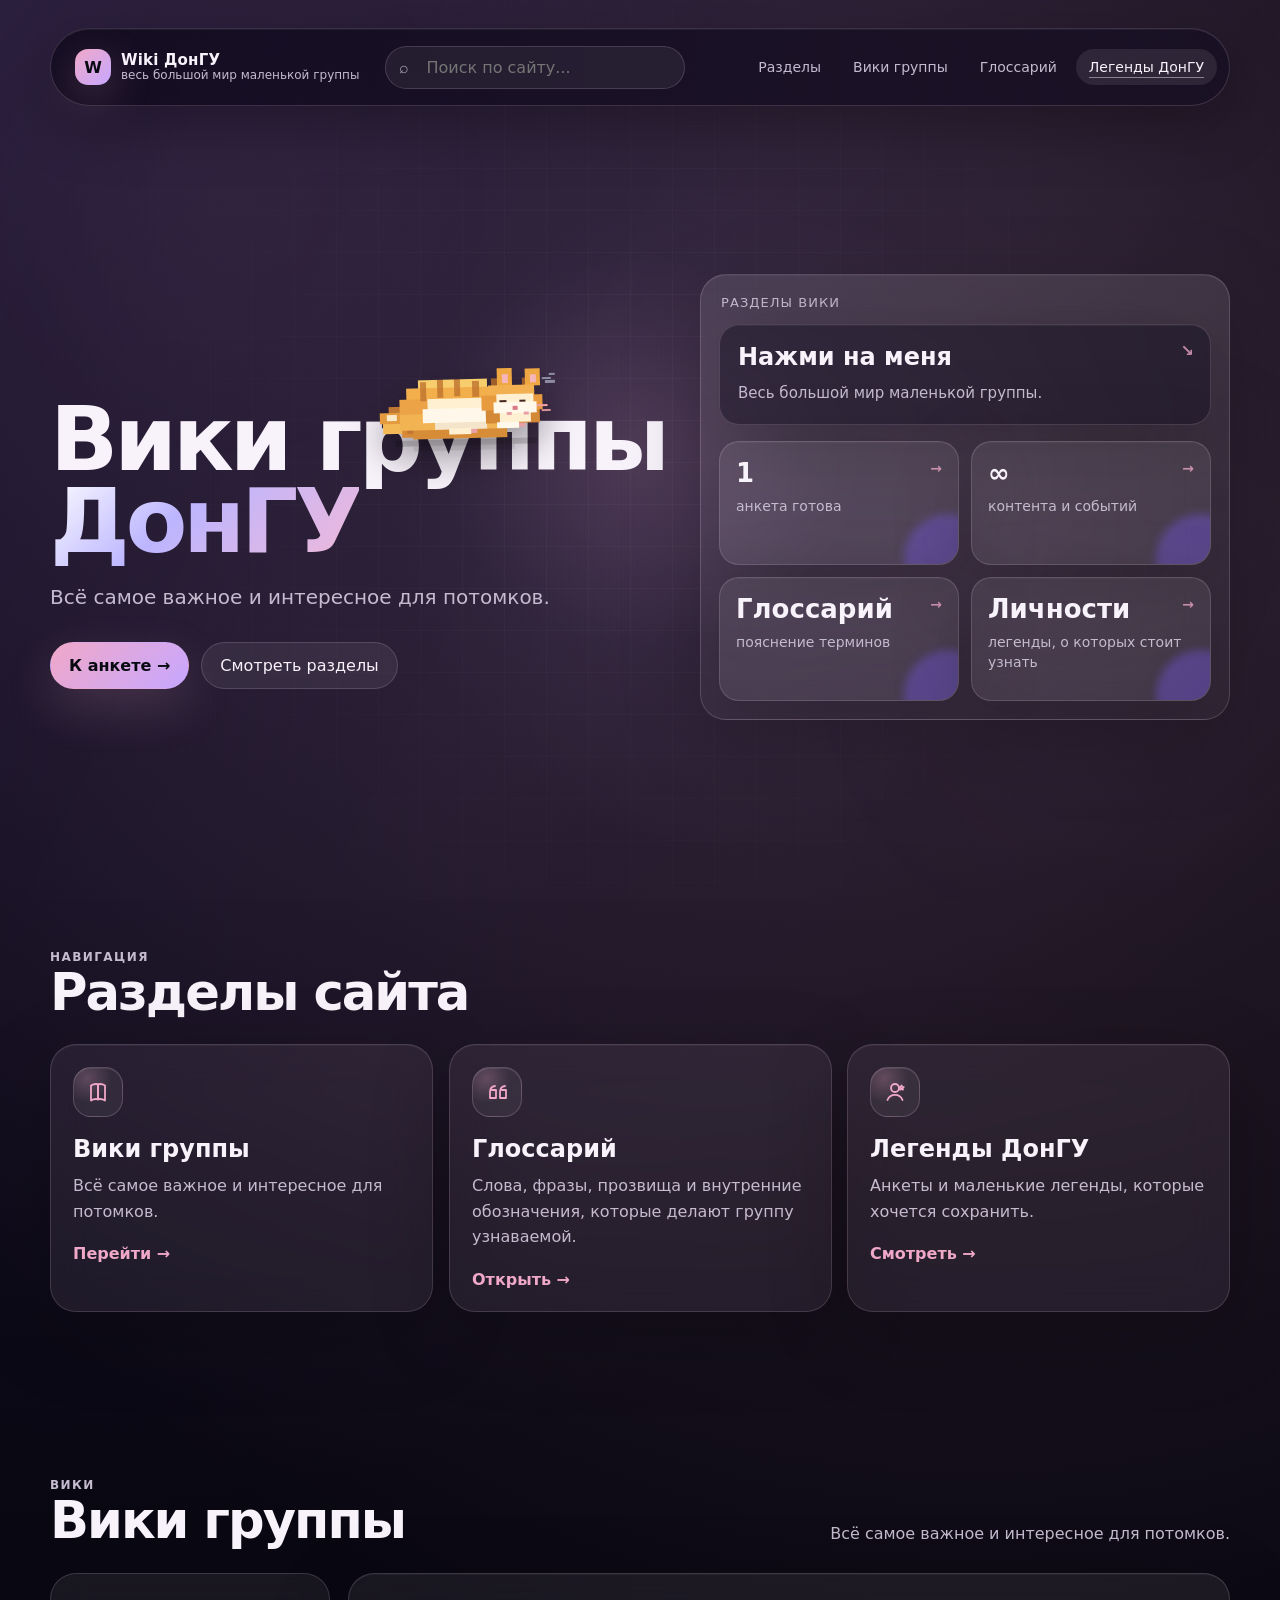
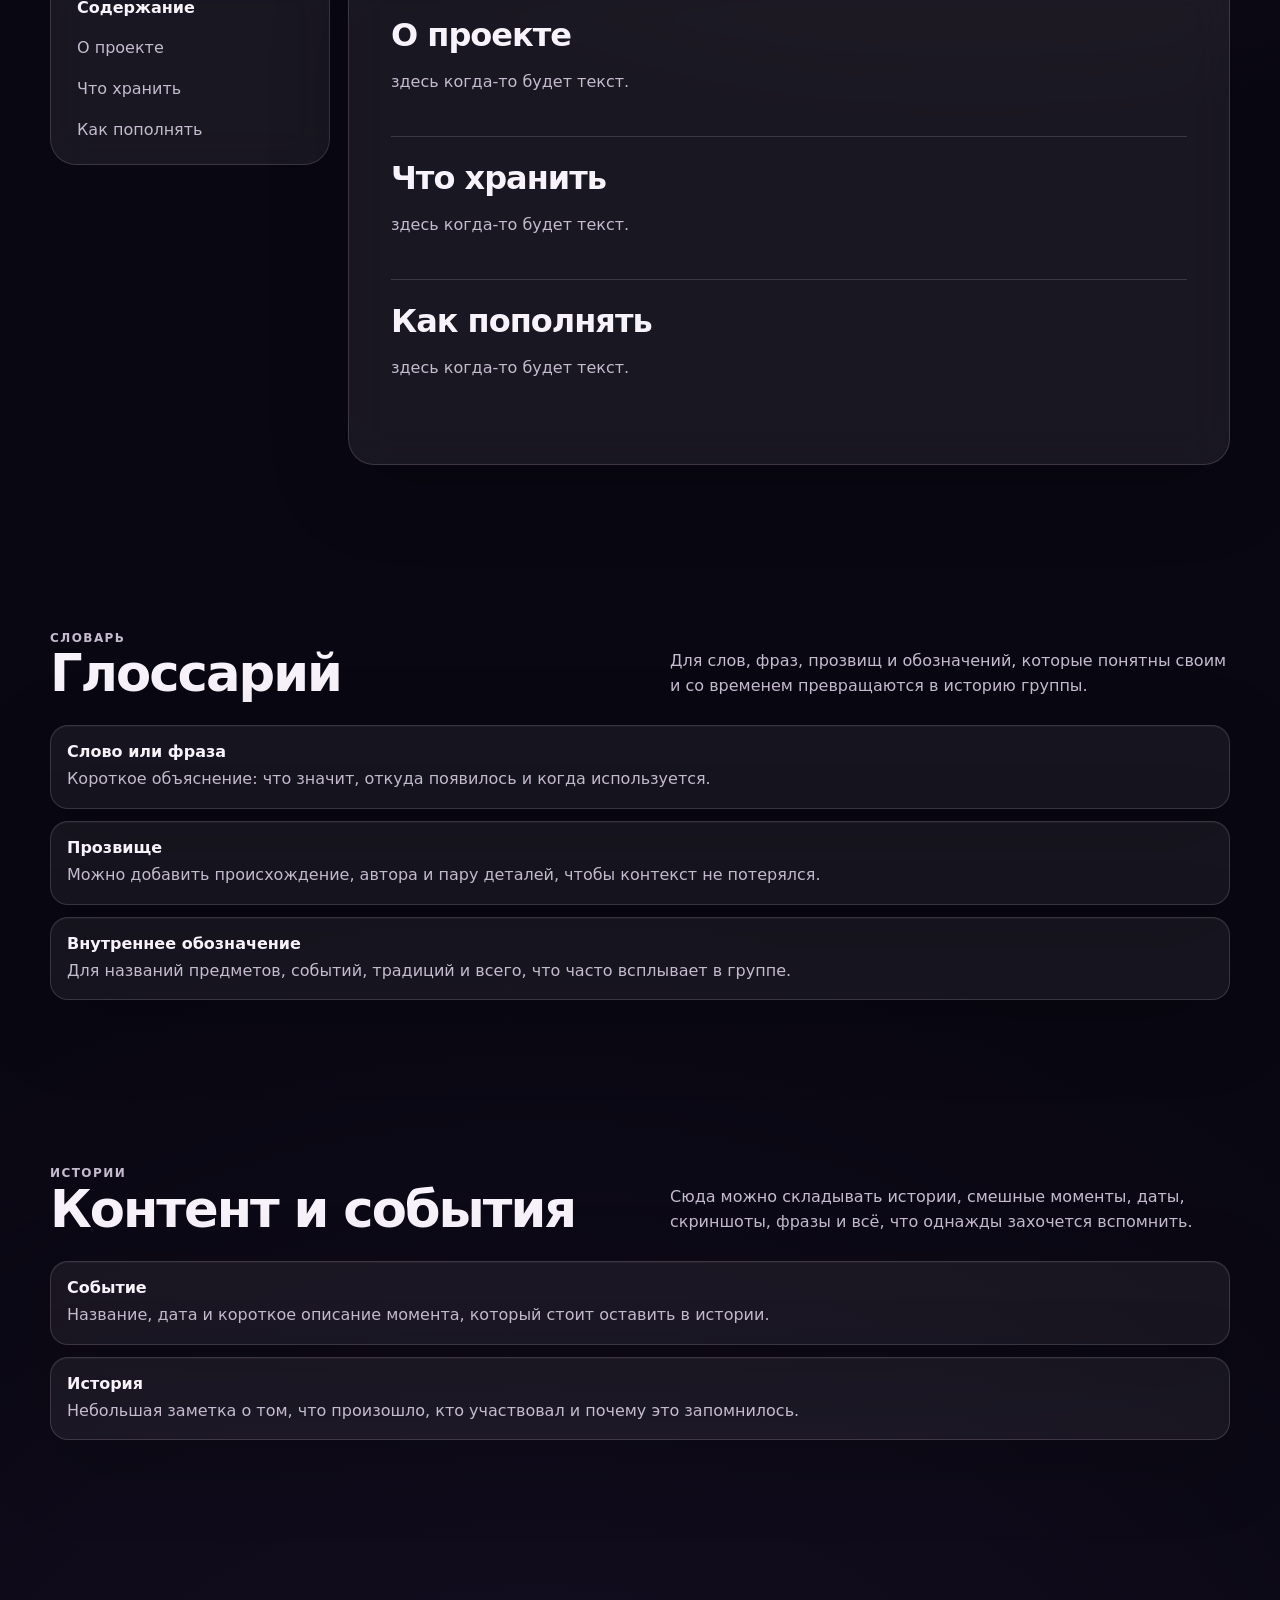
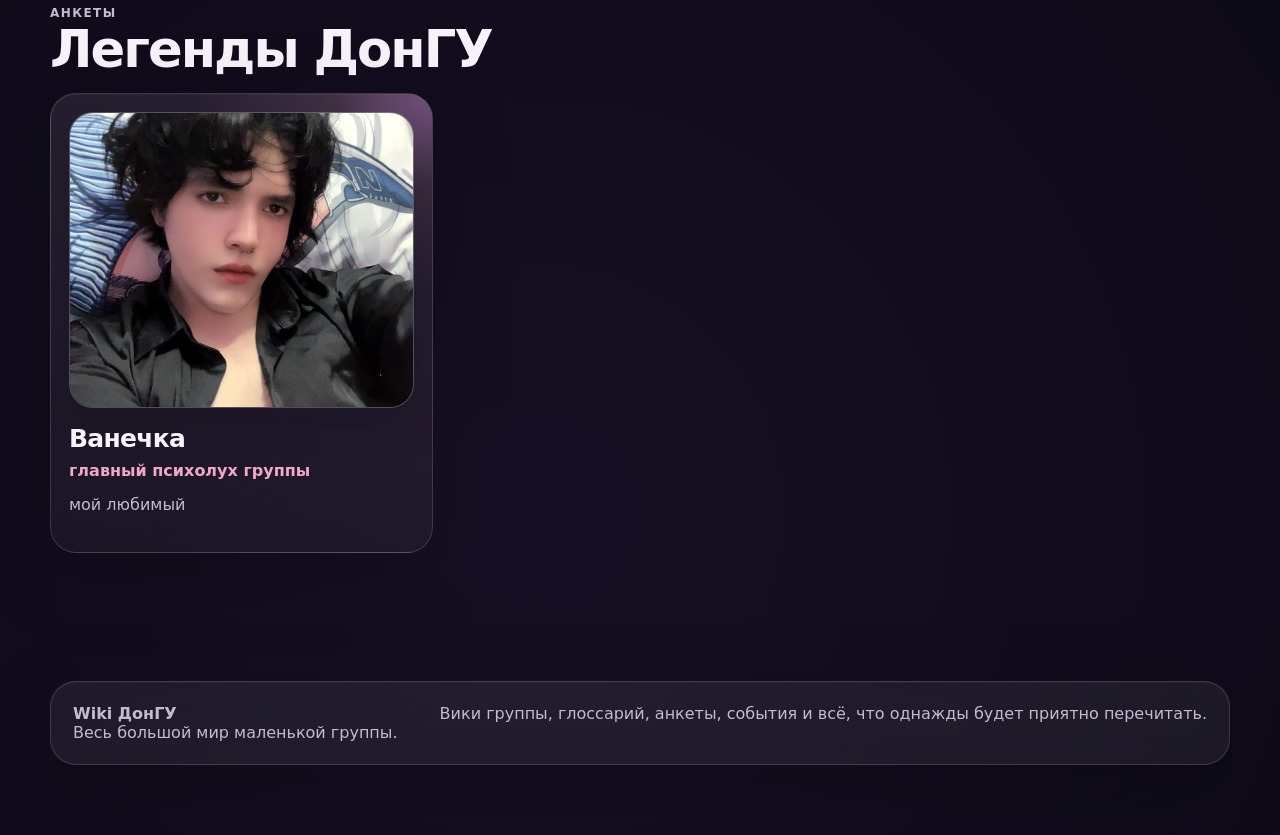
<file: index.html>
<!DOCTYPE html>
<html lang="ru">
<head>
  <meta charset="UTF-8" />
  <meta name="viewport" content="width=device-width, initial-scale=1.0" />
  <title>Вики группы</title>

  <meta name="description" content="Вики группы: заметки, глоссарий, анкеты, события и всё самое важное для потомков." />
  <meta property="og:type" content="website" />
  <meta property="og:title" content="Вики группы" />
  <meta property="og:description" content="Всё самое важное и интересное для потомков." />
  <meta property="og:url" content="https://newci.github.io/DonDon-wiki/" />
  <meta name="twitter:card" content="summary" />
  <meta name="twitter:title" content="Вики группы" />
  <meta name="twitter:description" content="Всё самое важное и интересное для потомков." />
  <link rel="icon" href="data:image/svg+xml,%3Csvg xmlns='http://www.w3.org/2000/svg' viewBox='0 0 64 64'%3E%3Crect width='64' height='64' rx='16' fill='%2315101f'/%3E%3Ctext x='32' y='40' font-size='28' text-anchor='middle' fill='%23f0a8c8' font-family='Arial,sans-serif' font-weight='700'%3EW%3C/text%3E%3C/svg%3E" />

  <style>
    :root {
      --bg: #090712;
      --bg-soft: #15101f;
      --card: rgba(255, 224, 244, 0.07);
      --card-strong: rgba(255, 224, 244, 0.115);
      --text: #f8f2fb;
      --muted: #c5bbcf;
      --line: rgba(246, 214, 240, 0.16);
      --accent: #b995ff;
      --accent-2: #f0a8c8;
      --accent-3: #c7a7ff;
      --danger: #ff7cae;
      --shadow: 0 24px 80px rgba(5, 3, 12, 0.52);
      --radius: 26px;
      --radius-sm: 16px;
      --max: 1180px;
    }

    * {
      box-sizing: border-box;
    }

    html {
      scroll-behavior: smooth;
    }

    body {
      margin: 0;
      font-family:
        Inter, ui-sans-serif, system-ui, -apple-system, BlinkMacSystemFont,
        "Segoe UI", Arial, sans-serif;
      background:
        radial-gradient(circle at top left, rgba(133, 98, 190, 0.24), transparent 36%),
        radial-gradient(circle at 76% 12%, rgba(240, 168, 200, 0.16), transparent 34%),
        radial-gradient(circle at 42% 92%, rgba(98, 64, 132, 0.16), transparent 32%),
        var(--bg);
      color: var(--text);
      overflow-x: hidden;
    }

    body::before {
      content: "";
      position: fixed;
      inset: 0;
      pointer-events: none;
      background-image:
        linear-gradient(rgba(255, 255, 255, 0.035) 1px, transparent 1px),
        linear-gradient(90deg, rgba(255, 255, 255, 0.035) 1px, transparent 1px);
      background-size: 42px 42px;
      mask-image: radial-gradient(circle at center, black, transparent 78%);
      z-index: -2;
    }

    a {
      color: inherit;
      text-decoration: none;
    }

    button,
    input {
      font: inherit;
    }

    .noise {
      position: fixed;
      inset: 0;
      z-index: -1;
      pointer-events: none;
      opacity: 0.22;
      background:
        linear-gradient(115deg, transparent, rgba(255,255,255,0.05), transparent);
      animation: shimmer 11s ease-in-out infinite alternate;
    }

    @keyframes shimmer {
      from { transform: translateX(-3%) translateY(-2%); }
      to { transform: translateX(3%) translateY(2%); }
    }

    .shell {
      width: min(var(--max), calc(100% - 36px));
      margin: 0 auto;
    }

    .topbar {
      position: sticky;
      top: 14px;
      z-index: 50;
      width: min(var(--max), calc(100% - 28px));
      margin: 14px auto 0;
      display: flex;
      align-items: center;
      gap: 14px;
      padding: 12px;
      border: 1px solid var(--line);
      border-radius: 999px;
      background: rgba(13, 10, 25, 0.72);
      backdrop-filter: blur(22px);
      box-shadow: 0 18px 60px rgba(0, 0, 0, 0.28);
    }

    .brand {
      display: flex;
      align-items: center;
      gap: 10px;
      padding: 8px 12px;
      white-space: nowrap;
    }

    .brand-mark {
      width: 36px;
      height: 36px;
      border-radius: 13px;
      display: grid;
      place-items: center;
      font-weight: 900;
      color: #090b12;
      background: linear-gradient(135deg, var(--accent-2), var(--accent-3));
      box-shadow: 0 12px 40px rgba(240, 168, 200, 0.25);
    }

    .brand-title {
      display: flex;
      flex-direction: column;
      line-height: 1.05;
    }

    .brand-title strong {
      font-size: 15px;
      letter-spacing: 0.2px;
    }

    .brand-title span {
      color: var(--muted);
      font-size: 12px;
    }

    .nav {
      display: flex;
      align-items: center;
      gap: 6px;
      margin-left: auto;
    }

    .nav a {
      color: var(--muted);
      padding: 10px 13px;
      border-radius: 999px;
      transition: 0.2s ease;
      font-size: 14px;
    }

    .nav a:hover,
    .nav a.active {
      color: var(--text);
      background: rgba(255, 255, 255, 0.09);
    }

    .search-wrap {
      position: relative;
      width: min(300px, 28vw);
    }

    .search-wrap input {
      width: 100%;
      border: 1px solid var(--line);
      outline: none;
      color: var(--text);
      background: rgba(255, 255, 255, 0.06);
      padding: 11px 14px 11px 40px;
      border-radius: 999px;
    }

    .search-wrap span {
      position: absolute;
      left: 14px;
      top: 50%;
      transform: translateY(-50%);
      opacity: 0.65;
    }

    .mobile-menu {
      display: none;
      border: 1px solid var(--line);
      color: var(--text);
      background: rgba(255, 255, 255, 0.07);
      border-radius: 999px;
      padding: 10px 13px;
      cursor: pointer;
    }

    .hero {
      min-height: 86vh;
      display: grid;
      align-items: center;
      padding: 70px 0 34px;
      position: relative;
    }

    .hero-grid {
      display: grid;
      grid-template-columns: 1.08fr 0.92fr;
      gap: 28px;
      align-items: center;
    }

    .title-wrap {
      position: relative;
      display: inline-block;
      padding-top: clamp(64px, 6.7vw, 92px);
    }

    .title-wrap h1 {
      position: relative;
      z-index: 1;
    }

    .hero h1 {
      font-size: clamp(44px, 7vw, 92px);
      line-height: 0.92;
      margin: 0 0 18px;
      letter-spacing: -4px;
    }

    .pixel-cat {
      position: absolute;
      top: clamp(22px, 2.6vw, 36px);
      right: clamp(10px, 11vw, 136px);
      width: clamp(150px, 17vw, 214px);
      border: 0;
      padding: 0;
      background: transparent;
      cursor: pointer;
      z-index: 2;
      transform: rotate(-1.5deg);
      transform-origin: 50% 100%;
      animation: cat-breathe 5.4s steps(2, end) infinite;
    }

    .pixel-cat svg {
      display: block;
      width: 100%;
      height: auto;
      overflow: visible;
      image-rendering: pixelated;
      shape-rendering: crispEdges;
      filter: drop-shadow(0 14px 16px rgba(0, 0, 0, 0.18));
    }

    .pixel-cat:focus-visible {
      outline: 2px solid var(--accent-2);
      outline-offset: 6px;
      border-radius: 8px;
    }

    .cat-bubble {
      position: absolute;
      right: -4px;
      top: 2px;
      padding: 5px 9px;
      border: 1px solid rgba(255, 255, 255, 0.18);
      border-radius: 999px;
      color: var(--text);
      background: rgba(13, 10, 25, 0.76);
      font-size: 12px;
      line-height: 1;
      opacity: 0;
      transform: translateY(8px) scale(0.95);
      transition: 0.22s ease;
      pointer-events: none;
      white-space: nowrap;
      backdrop-filter: blur(10px);
    }

    .pixel-cat:hover .cat-bubble,
    .pixel-cat.awake .cat-bubble {
      opacity: 1;
      transform: translateY(-2px) scale(1);
    }

    .cat-tail,
    .cat-ear,
    .cat-face {
      transform-box: fill-box;
    }

    .pixel-cat:hover .cat-tail,
    .pixel-cat.awake .cat-tail {
      animation: pixel-tail 0.65s steps(2, end) infinite alternate;
      transform-origin: 18% 72%;
    }

    .pixel-cat:hover .cat-ear-right,
    .pixel-cat.awake .cat-ear-right {
      animation: pixel-ear 0.72s steps(2, end) infinite alternate;
      transform-origin: 50% 80%;
    }

    .pixel-cat.awake .cat-sleep-eye,
    .pixel-cat:hover .cat-sleep-eye {
      opacity: 0;
    }

    .cat-open-eye {
      opacity: 0;
    }

    .pixel-cat.awake .cat-open-eye,
    .pixel-cat:hover .cat-open-eye {
      opacity: 1;
    }


    .pixel-cat.awake .cat-zzz,
    .pixel-cat:hover .cat-zzz {
      opacity: 0.2;
    }

    @keyframes cat-breathe {
      0%, 100% { transform: rotate(-1.5deg) translateY(0); }
      50% { transform: rotate(-1.5deg) translateY(-2px); }
    }

    @keyframes pixel-tail {
      from { transform: translateY(0); }
      to { transform: translateY(-3px); }
    }

    @keyframes pixel-ear {
      from { transform: translateY(0); }
      to { transform: translateY(-2px); }
    }

    .gradient-text {
      background: linear-gradient(135deg, #fff, #bcb5ff 42%, #f3b9d6);
      -webkit-background-clip: text;
      background-clip: text;
      color: transparent;
    }

    .hero p {
      color: var(--muted);
      font-size: clamp(17px, 2vw, 20px);
      line-height: 1.65;
      max-width: 670px;
      margin: 0 0 28px;
    }

    .hero-actions {
      display: flex;
      gap: 12px;
      flex-wrap: wrap;
    }

    .btn {
      border: 1px solid var(--line);
      cursor: pointer;
      border-radius: 999px;
      padding: 13px 18px;
      color: var(--text);
      background: rgba(255, 255, 255, 0.07);
      transition: 0.22s ease;
      display: inline-flex;
      align-items: center;
      gap: 9px;
    }

    .btn:hover {
      transform: translateY(-2px);
      background: rgba(255, 255, 255, 0.12);
    }

    .btn.primary {
      border-color: transparent;
      color: #080a12;
      background: linear-gradient(135deg, var(--accent-2), var(--accent-3));
      box-shadow: 0 18px 48px rgba(240, 168, 200, 0.18);
      font-weight: 800;
    }

    .hero-panel {
      position: relative;
      border: 1px solid var(--line);
      border-radius: var(--radius);
      background:
        linear-gradient(180deg, rgba(255, 255, 255, 0.11), rgba(255, 255, 255, 0.045));
      box-shadow: var(--shadow);
      overflow: hidden;
      backdrop-filter: blur(24px);
      padding: 18px;
      transform-style: preserve-3d;
      animation: float 6s ease-in-out infinite;
    }

    @keyframes float {
      0%, 100% { transform: translateY(0) rotateX(0deg) rotateY(0deg); }
      50% { transform: translateY(-12px) rotateX(1.5deg) rotateY(-1.5deg); }
    }

    .panel-header {
      display: flex;
      gap: 8px;
      padding: 2px 2px 14px;
    }

    .panel-label {
      color: var(--muted);
      font-size: 13px;
      letter-spacing: 0.08em;
      text-transform: uppercase;
    }

    .dot {
      width: 12px;
      height: 12px;
      border-radius: 50%;
      background: var(--danger);
    }

    .dot:nth-child(2) { background: var(--accent-3); }
    .dot:nth-child(3) { background: var(--accent-2); }

    .wiki-preview {
      display: block;
      color: inherit;
      text-decoration: none;
      border: 1px solid var(--line);
      border-radius: 20px;
      padding: 18px;
      background: rgba(17, 13, 31, 0.48);
      cursor: pointer;
      transition: 0.22s ease;
    }

    .wiki-preview:hover,
    .wiki-preview:focus-visible {
      transform: translateY(-2px);
      border-color: rgba(240, 168, 200, 0.42);
      background: rgba(21, 16, 38, 0.62);
      outline: none;
    }

    .wiki-preview h3 {
      margin: 0 0 10px;
      font-size: 24px;
    }

    .wiki-preview p {
      margin: 0;
      font-size: 15px;
    }

    .mini-grid {
      margin-top: 16px;
      display: grid;
      grid-template-columns: 1fr 1fr;
      gap: 12px;
    }

    .mini-card {
      display: block;
      color: inherit;
      text-decoration: none;
      padding: 16px;
      min-height: 124px;
      border-radius: 20px;
      background: rgba(255, 255, 255, 0.07);
      border: 1px solid var(--line);
      position: relative;
      overflow: hidden;
      cursor: pointer;
      transition: 0.22s ease;
    }

    .mini-card:hover,
    .mini-card:focus-visible {
      transform: translateY(-3px);
      border-color: rgba(240, 168, 200, 0.42);
      background: rgba(255, 255, 255, 0.1);
      outline: none;
    }

    .mini-card strong {
      display: block;
      font-size: 26px;
      margin-bottom: 8px;
    }

    .mini-card span {
      color: var(--muted);
      font-size: 14px;
      line-height: 1.45;
    }

    .mini-card .mini-arrow,
    .wiki-preview .mini-arrow {
      position: absolute;
      right: 16px;
      top: 16px;
      color: var(--accent-2);
      opacity: 0.78;
      font-weight: 900;
    }

    .wiki-preview {
      position: relative;
    }

    .mini-card::after {
      content: "";
      position: absolute;
      width: 90px;
      height: 90px;
      border-radius: 50%;
      right: -36px;
      bottom: -40px;
      background: rgba(124, 92, 255, 0.35);
      filter: blur(4px);
    }

    section {
      padding: 82px 0;
    }

    .section-head {
      display: flex;
      align-items: end;
      justify-content: space-between;
      gap: 18px;
      margin-bottom: 26px;
    }

    .section-kicker {
      color: var(--accent-2);
      margin: 0 0 8px;
      font-weight: 800;
      letter-spacing: 0.12em;
      text-transform: uppercase;
      font-size: 12px;
    }

    .section-head h2 {
      font-size: clamp(32px, 4vw, 54px);
      line-height: 1;
      margin: 0;
      letter-spacing: -2px;
    }

    .section-head p {
      color: var(--muted);
      max-width: 560px;
      line-height: 1.6;
      margin: 0;
    }

    .cards {
      display: grid;
      grid-template-columns: repeat(3, 1fr);
      gap: 16px;
    }

    .card {
      border: 1px solid var(--line);
      border-radius: var(--radius);
      background: var(--card);
      backdrop-filter: blur(20px);
      padding: 22px;
      min-height: 230px;
      position: relative;
      overflow: hidden;
      transition: 0.25s ease;
    }

    .card:hover {
      transform: translateY(-7px);
      border-color: rgba(255, 255, 255, 0.28);
      background: var(--card-strong);
    }

    .card::before {
      content: "";
      position: absolute;
      inset: -1px;
      background: radial-gradient(circle at top right, rgba(124, 92, 255, 0.28), transparent 42%);
      opacity: 0;
      transition: 0.25s ease;
      pointer-events: none;
    }

    .card:hover::before {
      opacity: 1;
    }

    .icon {
      width: 50px;
      height: 50px;
      border-radius: 18px;
      display: grid;
      place-items: center;
      background:
        radial-gradient(circle at 28% 22%, rgba(240, 168, 200, 0.24), transparent 48%),
        rgba(255, 255, 255, 0.055);
      border: 1px solid rgba(246, 214, 240, 0.2);
      margin-bottom: 18px;
      box-shadow: inset 0 1px 0 rgba(255, 255, 255, 0.08);
    }

    .icon svg {
      width: 24px;
      height: 24px;
      fill: none;
      stroke: var(--accent-2);
      stroke-width: 1.8;
      stroke-linecap: round;
      stroke-linejoin: round;
    }

    .card h3 {
      position: relative;
      margin: 0 0 10px;
      font-size: 24px;
    }

    .card p {
      position: relative;
      color: var(--muted);
      line-height: 1.6;
      margin: 0 0 20px;
    }

    .card-link {
      position: relative;
      display: inline-flex;
      align-items: center;
      gap: 8px;
      color: var(--accent-2);
      font-weight: 800;
    }

    .article-layout {
      display: grid;
      grid-template-columns: 280px 1fr;
      gap: 18px;
      align-items: start;
    }

    .toc {
      position: sticky;
      top: 108px;
      border: 1px solid var(--line);
      border-radius: var(--radius);
      background: rgba(255, 255, 255, 0.065);
      backdrop-filter: blur(20px);
      padding: 14px;
    }

    .toc strong {
      display: block;
      padding: 10px 12px;
      color: var(--text);
    }

    .toc a {
      display: block;
      color: var(--muted);
      padding: 11px 12px;
      border-radius: 14px;
      transition: 0.2s ease;
    }

    .toc a:hover {
      color: var(--text);
      background: rgba(255, 255, 255, 0.08);
    }

    .article {
      border: 1px solid var(--line);
      border-radius: var(--radius);
      padding: clamp(22px, 4vw, 42px);
      background: rgba(255, 255, 255, 0.065);
      backdrop-filter: blur(22px);
    }

    .article h3 {
      font-size: 32px;
      margin: 0 0 14px;
      letter-spacing: -1px;
    }

    .article p {
      color: var(--muted);
      line-height: 1.75;
      margin: 0 0 18px;
    }

    .article-block {
      padding: 22px 0;
      border-top: 1px solid var(--line);
    }

    .article-block:first-child {
      border-top: 0;
      padding-top: 0;
    }

    .legend-tools {
      display: flex;
      gap: 12px;
      align-items: center;
      justify-content: space-between;
      margin-bottom: 18px;
      flex-wrap: wrap;
    }

    .legend-tools input,
    .legend-tools select {
      border: 1px solid var(--line);
      outline: none;
      color: var(--text);
      background: rgba(255, 255, 255, 0.07);
      padding: 13px 14px;
      border-radius: 16px;
      min-width: 230px;
    }

    .legend-tools select option {
      color: #111827;
    }

    .legends-grid {
      display: grid;
      grid-template-columns: repeat(3, 1fr);
      gap: 16px;
    }

    .legend-card {
      border: 1px solid var(--line);
      border-radius: var(--radius);
      background:
        linear-gradient(180deg, rgba(255, 255, 255, 0.11), rgba(255, 255, 255, 0.055));
      padding: 18px;
      min-height: 330px;
      cursor: pointer;
      position: relative;
      overflow: hidden;
      transition: 0.25s ease;
    }

    .legend-card:hover {
      transform: translateY(-8px) scale(1.01);
      border-color: rgba(240, 168, 200, 0.45);
      box-shadow: 0 24px 70px rgba(0, 0, 0, 0.34);
    }

    .legend-card::after {
      content: "";
      position: absolute;
      width: 190px;
      height: 190px;
      right: -90px;
      top: -90px;
      border-radius: 50%;
      background: radial-gradient(circle, rgba(124, 92, 255, 0.45), transparent 67%);
      transition: 0.25s ease;
    }

    .legend-card:hover::after {
      transform: scale(1.25);
    }

    .legend-photo {
      position: relative;
      z-index: 2;
      width: 100%;
      aspect-ratio: 1 / 0.78;
      border-radius: 22px;
      overflow: hidden;
      margin-bottom: 16px;
      border: 1px solid rgba(255, 255, 255, 0.18);
      background: rgba(255, 255, 255, 0.06);
      box-shadow: 0 18px 45px rgba(0, 0, 0, 0.18);
    }

    .legend-photo img {
      display: block;
      width: 100%;
      height: 100%;
      object-fit: cover;
      object-position: center;
    }

    .legend-card.with-photo {
      min-height: 390px;
    }

    .avatar {
      width: 76px;
      height: 76px;
      border-radius: 24px;
      display: grid;
      place-items: center;
      font-size: 25px;
      font-weight: 900;
      color: #080a12;
      background: linear-gradient(135deg, var(--accent-2), #fff5fb, var(--accent-3));
      margin-bottom: 16px;
      box-shadow: 0 20px 50px rgba(240, 168, 200, 0.14);
      position: relative;
      z-index: 2;
    }

    .legend-card h3 {
      position: relative;
      z-index: 2;
      font-size: 25px;
      margin: 0 0 8px;
      letter-spacing: -0.7px;
    }

    .legend-role {
      position: relative;
      z-index: 2;
      color: var(--accent-2);
      font-weight: 800;
      margin-bottom: 12px;
    }

    .legend-card p {
      position: relative;
      z-index: 2;
      color: var(--muted);
      line-height: 1.6;
      margin: 0 0 16px;
    }

    .tags {
      position: relative;
      z-index: 2;
      display: flex;
      flex-wrap: wrap;
      gap: 8px;
    }

    .tag {
      color: rgba(255, 255, 255, 0.86);
      border: 1px solid var(--line);
      border-radius: 999px;
      padding: 7px 10px;
      background: rgba(255, 255, 255, 0.07);
      font-size: 13px;
    }

    .timeline {
      display: grid;
      gap: 12px;
    }

    .timeline-item {
      border: 1px solid var(--line);
      border-radius: 18px;
      padding: 16px;
      background: rgba(255, 255, 255, 0.055);
    }

    .timeline-item strong {
      display: block;
      margin-bottom: 6px;
    }

    .timeline-item span {
      color: var(--muted);
      line-height: 1.55;
    }

    .footer {
      padding: 46px 0 70px;
      color: var(--muted);
    }

    .footer-card {
      border: 1px solid var(--line);
      border-radius: var(--radius);
      background: rgba(255, 255, 255, 0.06);
      padding: 22px;
      display: flex;
      justify-content: space-between;
      gap: 18px;
      flex-wrap: wrap;
      backdrop-filter: blur(18px);
    }

    .modal {
      position: fixed;
      inset: 0;
      z-index: 100;
      display: none;
      place-items: center;
      padding: 20px;
      background: rgba(3, 5, 11, 0.72);
      backdrop-filter: blur(14px);
    }

    .modal.open {
      display: grid;
    }

    .modal-card {
      width: min(860px, 100%);
      max-height: min(760px, 92vh);
      overflow: auto;
      border-radius: 30px;
      border: 1px solid var(--line);
      background:
        radial-gradient(circle at top right, rgba(124, 92, 255, 0.26), transparent 38%),
        rgba(12, 15, 26, 0.96);
      box-shadow: var(--shadow);
      animation: modalIn 0.22s ease;
    }

    @keyframes modalIn {
      from {
        opacity: 0;
        transform: translateY(16px) scale(0.98);
      }
      to {
        opacity: 1;
        transform: translateY(0) scale(1);
      }
    }

    .modal-top {
      display: flex;
      justify-content: space-between;
      gap: 16px;
      align-items: start;
      padding: 24px;
      border-bottom: 1px solid var(--line);
    }

    .modal-person {
      display: flex;
      gap: 16px;
      align-items: center;
    }

    .modal-person h2 {
      margin: 0 0 6px;
      font-size: 34px;
      letter-spacing: -1px;
    }

    .modal-person p {
      margin: 0;
      color: var(--muted);
    }

    .close {
      width: 42px;
      height: 42px;
      border-radius: 999px;
      border: 1px solid var(--line);
      background: rgba(255, 255, 255, 0.08);
      color: var(--text);
      cursor: pointer;
      font-size: 22px;
    }

    .modal-body {
      padding: 24px;
      display: grid;
      gap: 18px;
    }

    .profile-grid {
      display: grid;
      grid-template-columns: 1fr 1fr;
      gap: 14px;
    }

    .fact {
      border: 1px solid var(--line);
      border-radius: 20px;
      padding: 16px;
      background: rgba(255, 255, 255, 0.055);
    }

    .fact span {
      display: block;
      color: var(--muted);
      font-size: 13px;
      margin-bottom: 7px;
    }

    .fact strong {
      font-size: 18px;
    }

    .quote {
      border-left: 3px solid var(--accent-2);
      padding: 14px 0 14px 18px;
      color: var(--text);
      font-size: 20px;
      line-height: 1.55;
    }

    .wiki-modal {
      position: relative;
      width: min(1040px, 100%);
      max-height: min(840px, 92vh);
      overflow: auto;
      border-radius: 30px;
      background:
        radial-gradient(circle at top right, rgba(124, 92, 255, 0.18), transparent 34%),
        linear-gradient(180deg, rgba(15, 18, 31, 0.98), rgba(10, 13, 23, 0.98));
    }

    .wiki-close {
      position: absolute;
      top: 18px;
      right: 18px;
      z-index: 5;
    }

    .wiki-article-head {
      padding: 32px 88px 26px 32px;
      border-bottom: 1px solid var(--line);
    }

    .wiki-label {
      margin: 0 0 10px;
      color: var(--accent-2);
      text-transform: uppercase;
      letter-spacing: 0.12em;
      font-size: 12px;
      font-weight: 800;
    }

    .wiki-article-head h2 {
      margin: 0 0 8px;
      font-size: clamp(34px, 5vw, 58px);
      line-height: 0.95;
      letter-spacing: -2px;
    }

    .wiki-article-head p {
      margin: 0;
      color: var(--muted);
      font-size: 18px;
    }

    .wiki-article-grid {
      display: grid;
      grid-template-columns: minmax(260px, 330px) 1fr;
      gap: 22px;
      padding: 26px 32px 32px;
      align-items: start;
    }

    .profile-infobox {
      position: sticky;
      top: 18px;
      border: 1px solid var(--line);
      border-radius: 24px;
      padding: 14px;
      background: rgba(255, 255, 255, 0.055);
    }

    .profile-photo {
      display: block;
      width: 100%;
      aspect-ratio: 1 / 1;
      object-fit: cover;
      object-position: center;
      border-radius: 18px;
      border: 1px solid rgba(255, 255, 255, 0.16);
      margin-bottom: 14px;
    }

    .infobox-title {
      color: var(--muted);
      text-transform: uppercase;
      letter-spacing: 0.1em;
      font-size: 12px;
      font-weight: 800;
      margin: 4px 2px 10px;
    }

    .info-row {
      display: grid;
      grid-template-columns: 0.9fr 1.1fr;
      gap: 10px;
      padding: 11px 2px;
      border-top: 1px solid var(--line);
    }

    .info-row:first-of-type {
      border-top: 0;
    }

    .info-row dt {
      color: var(--muted);
      font-size: 13px;
    }

    .info-row dd {
      margin: 0;
      color: var(--text);
      font-weight: 750;
      line-height: 1.35;
    }

    .wiki-text {
      display: grid;
      gap: 16px;
    }

    .wiki-section {
      border: 1px solid var(--line);
      border-radius: 24px;
      padding: 20px;
      background: rgba(255, 255, 255, 0.045);
    }

    .wiki-section h3 {
      margin: 0 0 10px;
      font-size: 25px;
      letter-spacing: -0.5px;
    }

    .wiki-section p {
      margin: 0;
      color: var(--muted);
      line-height: 1.75;
    }

    .wiki-quote {
      margin: 0;
      border-left: 3px solid var(--accent-2);
      padding: 4px 0 4px 16px;
      color: var(--text);
      font-size: 20px;
      line-height: 1.6;
    }

    .wiki-notes {
      margin: 0;
      padding-left: 18px;
      color: var(--muted);
      line-height: 1.75;
    }

    .wiki-notes li + li {
      margin-top: 8px;
    }

    .wiki-tags {
      margin-top: 14px;
    }


    .compact-head {
      margin-bottom: 18px;
    }

    .legend-card {
      background:
        radial-gradient(circle at top right, rgba(199, 167, 255, 0.22), transparent 38%),
        linear-gradient(180deg, rgba(255, 224, 244, 0.09), rgba(255, 224, 244, 0.045));
    }

    .legend-card:hover {
      border-color: rgba(240, 168, 200, 0.48);
    }

    .legend-card::after {
      background: radial-gradient(circle, rgba(176, 118, 197, 0.42), transparent 67%);
    }

    .wiki-modal {
      width: min(1080px, 100%);
      max-height: min(850px, 92vh);
      border-color: rgba(246, 214, 240, 0.18);
      background:
        radial-gradient(circle at 86% 0%, rgba(199, 167, 255, 0.18), transparent 34%),
        radial-gradient(circle at 0% 100%, rgba(240, 168, 200, 0.10), transparent 34%),
        linear-gradient(180deg, rgba(16, 12, 30, 0.98), rgba(9, 7, 18, 0.98));
    }

    .wiki-close {
      background: rgba(255, 224, 244, 0.10);
      border-color: rgba(246, 214, 240, 0.18);
    }

    .wiki-article-head {
      padding: 34px 92px 26px 34px;
      border-bottom: 1px solid var(--line);
      background: linear-gradient(90deg, rgba(255, 224, 244, 0.045), transparent 72%);
    }

    .wiki-label {
      color: var(--accent-2);
    }

    .wiki-article-grid {
      grid-template-columns: minmax(250px, 320px) 1fr;
      gap: 28px;
      padding: 28px 34px 34px;
    }

    .profile-infobox {
      border-radius: 26px;
      background: rgba(255, 224, 244, 0.055);
      box-shadow: inset 0 1px 0 rgba(255, 255, 255, 0.04);
    }

    .profile-photo {
      aspect-ratio: 1 / 1.06;
      border-radius: 20px;
    }

    .infobox-title {
      color: var(--accent-3);
    }

    .info-row {
      grid-template-columns: 0.85fr 1.15fr;
      padding: 12px 2px;
    }

    .wiki-text {
      gap: 0;
      border: 1px solid var(--line);
      border-radius: 28px;
      overflow: hidden;
      background: rgba(255, 224, 244, 0.035);
    }

    .wiki-section {
      border: 0;
      border-top: 1px solid var(--line);
      border-radius: 0;
      padding: 24px 26px;
      background: transparent;
    }

    .wiki-section:first-child {
      border-top: 0;
    }

    .wiki-section h3 {
      display: flex;
      align-items: center;
      gap: 10px;
      margin-bottom: 12px;
      color: var(--text);
    }

    .wiki-section h3::before {
      content: "";
      width: 8px;
      height: 8px;
      border-radius: 50%;
      background: var(--accent-2);
      box-shadow: 0 0 22px rgba(240, 168, 200, 0.55);
    }

    .wiki-section p,
    .wiki-quote,
    .wiki-notes {
      color: var(--muted);
      font-size: 16px;
      line-height: 1.78;
    }

    .wiki-quote {
      margin: 0;
      border-left: 3px solid var(--accent-2);
      padding: 6px 0 6px 16px;
      color: var(--text);
    }

    .wiki-timeline .timeline-item {
      background: rgba(255, 224, 244, 0.045);
    }

    .reveal {
      opacity: 0;
      transform: translateY(24px);
      transition: 0.65s ease;
    }

    .reveal.visible {
      opacity: 1;
      transform: translateY(0);
    }

    .empty {
      border: 1px dashed var(--line);
      border-radius: var(--radius);
      padding: 34px;
      color: var(--muted);
      text-align: center;
      grid-column: 1 / -1;
    }

    @media (max-width: 940px) {
      .topbar {
        border-radius: 26px;
        align-items: start;
      }

      .nav {
        position: absolute;
        left: 12px;
        right: 12px;
        top: calc(100% + 10px);
        display: none;
        flex-direction: column;
        align-items: stretch;
        padding: 12px;
        border: 1px solid var(--line);
        border-radius: 24px;
        background: rgba(13, 10, 25, 0.92);
        backdrop-filter: blur(22px);
      }

      .nav.open {
        display: flex;
      }

      .nav a {
        padding: 13px 14px;
      }

      .mobile-menu {
        display: inline-flex;
        margin-left: auto;
      }

      .search-wrap {
        display: none;
      }

      .hero-grid,
      .article-layout,
      .profile-grid,
      .wiki-article-grid {
        grid-template-columns: 1fr;
      }

      .profile-infobox {
        position: static;
      }

      .hero {
        min-height: auto;
      }

      .toc {
        position: static;
      }

      .cards,
      .legends-grid {
        grid-template-columns: 1fr 1fr;
      }
    }

    @media (max-width: 720px) {
      .title-wrap {
        padding-top: 52px;
      }

      .pixel-cat {
        right: 4px;
        top: 18px;
        width: 144px;
      }
    }

    @media (max-width: 640px) {
      .shell {
        width: min(100% - 24px, var(--max));
      }

      .brand-title span {
        display: none;
      }

      .hero {
        padding-top: 48px;
      }

      .hero h1 {
        letter-spacing: -2px;
      }

      .hero-actions,
      .legend-tools {
        flex-direction: column;
        align-items: stretch;
      }

      .btn,
      .legend-tools input,
      .legend-tools select {
        width: 100%;
        justify-content: center;
      }

      .cards,
      .legends-grid,
      .mini-grid {
        grid-template-columns: 1fr;
      }

      section {
        padding: 58px 0;
      }

      .section-head {
        align-items: start;
        flex-direction: column;
      }

      .modal-person {
        align-items: start;
        flex-direction: column;
      }

      .modal-person h2 {
        font-size: 28px;
      }
    }
  

    /* Новая универсальная анкета: спокойный вики-профиль */
    .wiki-modal {
      width: min(1120px, 100%);
      max-height: min(880px, 92vh);
      border-radius: 30px;
      background:
        radial-gradient(circle at 84% 0%, rgba(185, 149, 255, 0.18), transparent 34%),
        radial-gradient(circle at 8% 100%, rgba(240, 168, 200, 0.11), transparent 36%),
        linear-gradient(180deg, rgba(16, 11, 29, 0.985), rgba(8, 6, 16, 0.985));
      border: 1px solid rgba(246, 214, 240, 0.18);
      box-shadow: 0 28px 90px rgba(0, 0, 0, 0.58);
    }

    .profile-page-new {
      padding: 28px;
    }

    .profile-hero-new {
      position: relative;
      display: grid;
      grid-template-columns: 148px 1fr;
      gap: 26px;
      align-items: center;
      padding: 28px 74px 28px 28px;
      border-radius: 28px;
      overflow: hidden;
      background:
        radial-gradient(circle at 88% 20%, rgba(240, 168, 200, 0.14), transparent 36%),
        linear-gradient(135deg, rgba(255, 224, 244, 0.10), rgba(185, 149, 255, 0.10)),
        rgba(255, 255, 255, 0.035);
      border: 1px solid rgba(246, 214, 240, 0.17);
    }

    .profile-hero-new::before {
      content: "";
      position: absolute;
      inset: 0;
      background-image:
        linear-gradient(rgba(255, 255, 255, 0.024) 1px, transparent 1px),
        linear-gradient(90deg, rgba(255, 255, 255, 0.024) 1px, transparent 1px);
      background-size: 34px 34px;
      opacity: 0.55;
      pointer-events: none;
    }

    .profile-hero-photo {
      position: relative;
      z-index: 1;
      width: 148px;
      height: 148px;
      object-fit: cover;
      border-radius: 30px;
      border: 1px solid rgba(255, 255, 255, 0.24);
      box-shadow: 0 22px 54px rgba(0, 0, 0, 0.34);
    }

    .profile-hero-text {
      position: relative;
      z-index: 1;
    }

    .profile-crumb {
      display: inline-flex;
      margin: 0 0 12px;
      color: var(--accent-3);
      font-size: 12px;
      font-weight: 850;
      text-transform: uppercase;
      letter-spacing: 0.14em;
    }

    .profile-hero-text h2 {
      margin: 0 0 10px;
      font-size: clamp(44px, 6vw, 76px);
      line-height: 0.92;
      letter-spacing: -3px;
    }

    .profile-hero-text p {
      margin: 0;
      color: var(--muted);
      font-size: 18px;
      line-height: 1.6;
      max-width: 680px;
    }

    .profile-layout-new {
      display: grid;
      grid-template-columns: 280px minmax(0, 1fr);
      gap: 22px;
      align-items: start;
      margin-top: 22px;
    }

    .profile-side-new {
      position: sticky;
      top: 18px;
      display: grid;
      gap: 14px;
    }

    .profile-card-new,
    .profile-toc-new,
    .profile-main-new,
    .profile-section-large {
      border: 1px solid rgba(246, 214, 240, 0.15);
      background: rgba(255, 224, 244, 0.045);
      box-shadow: inset 0 1px 0 rgba(255, 255, 255, 0.035);
    }

    .profile-card-new,
    .profile-toc-new {
      border-radius: 24px;
      padding: 18px;
    }

    .profile-card-new h3,
    .profile-toc-new h3 {
      margin: 0 0 14px;
      font-size: 15px;
      color: var(--accent-3);
      text-transform: uppercase;
      letter-spacing: 0.12em;
    }

    .profile-card-new dl {
      margin: 0;
      display: grid;
      gap: 0;
    }

    .profile-card-new .info-row {
      display: grid;
      grid-template-columns: 1fr;
      gap: 5px;
      padding: 12px 0;
      border-top: 1px solid rgba(246, 214, 240, 0.14);
    }

    .profile-card-new .info-row:first-child {
      border-top: 0;
      padding-top: 0;
    }

    .profile-card-new dt {
      color: var(--muted);
      font-size: 12px;
    }

    .profile-card-new dd {
      margin: 0;
      color: var(--text);
      font-weight: 800;
      line-height: 1.35;
    }

    .profile-toc-new nav {
      display: grid;
      gap: 4px;
    }

    .profile-toc-new a {
      color: var(--muted);
      padding: 10px 11px;
      border-radius: 14px;
      transition: 0.18s ease;
    }

    .profile-toc-new a:hover {
      color: var(--text);
      background: rgba(255, 224, 244, 0.08);
    }

    .profile-main-new {
      border-radius: 28px;
      padding: 0;
      overflow: hidden;
      background:
        linear-gradient(180deg, rgba(185, 149, 255, 0.07), transparent 22%),
        rgba(255, 224, 244, 0.035);
    }

    .profile-intro-new {
      padding: 30px 34px;
      border-bottom: 1px solid rgba(246, 214, 240, 0.14);
    }

    .profile-intro-new h3 {
      margin: 0 0 10px;
      font-size: 30px;
      letter-spacing: -0.8px;
    }

    .profile-intro-new p {
      margin: 0;
      color: var(--muted);
      line-height: 1.75;
      font-size: 17px;
    }

    .profile-sections-large {
      display: grid;
    }

    .profile-section-large {
      display: grid;
      grid-template-columns: minmax(150px, 210px) 1fr;
      gap: 34px;
      min-height: 210px;
      padding: 34px;
      border-width: 0;
      border-top-width: 1px;
      background: transparent;
    }

    .profile-section-large:first-child {
      border-top: 0;
    }

    .profile-section-kicker {
      margin: 0 0 10px;
      color: var(--accent-3);
      font-size: 12px;
      font-weight: 850;
      text-transform: uppercase;
      letter-spacing: 0.16em;
    }

    .profile-section-large h3 {
      margin: 0;
      font-size: clamp(26px, 3vw, 38px);
      line-height: 1.02;
      letter-spacing: -1px;
    }

    .profile-section-text {
      position: relative;
      padding: 22px 24px;
      min-height: 132px;
      border-radius: 22px;
      border: 1px solid rgba(246, 214, 240, 0.14);
      background: rgba(255, 255, 255, 0.035);
    }

    .profile-section-text::before {
      content: "";
      position: absolute;
      left: 0;
      top: 22px;
      bottom: 22px;
      width: 3px;
      border-radius: 999px;
      background: linear-gradient(var(--accent-2), var(--accent-3));
    }

    .profile-section-text p {
      margin: 0;
      color: var(--muted);
      line-height: 1.85;
      font-size: 17px;
    }

    .profile-mobile-photo {
      display: none;
    }

    @media (max-width: 940px) {
      .profile-page-new {
        padding: 18px;
      }

      .profile-hero-new {
        grid-template-columns: 1fr;
        padding: 26px 62px 26px 22px;
      }

      .profile-hero-photo {
        display: none;
      }

      .profile-layout-new {
        grid-template-columns: 1fr;
      }

      .profile-side-new {
        position: static;
      }

      .profile-toc-new {
        display: none;
      }

      .profile-mobile-photo {
        display: block;
        width: 100%;
        max-height: 360px;
        object-fit: cover;
        border-radius: 22px;
        border: 1px solid rgba(255, 255, 255, 0.18);
      }
    }

    @media (max-width: 640px) {
      .profile-hero-text h2 {
        font-size: 42px;
        letter-spacing: -1.5px;
      }

      .profile-section-large {
        grid-template-columns: 1fr;
        gap: 18px;
        min-height: auto;
        padding: 24px;
      }
    }


    /* Анкета как спокойная вики-страница */
    .wiki-profile-page {
      padding: 34px;
    }

    .wiki-profile-head {
      padding: 12px 58px 24px 0;
      border-bottom: 1px solid rgba(246, 214, 240, 0.16);
    }

    .wiki-profile-section-name {
      margin: 0 0 12px;
      color: var(--accent-3);
      font-size: 12px;
      font-weight: 850;
      letter-spacing: 0.16em;
      text-transform: uppercase;
    }

    .wiki-profile-head h2 {
      margin: 0 0 12px;
      font-size: clamp(48px, 7vw, 82px);
      line-height: 0.92;
      letter-spacing: -3px;
    }

    .wiki-profile-lead {
      margin: 0;
      max-width: 760px;
      color: var(--muted);
      font-size: 19px;
      line-height: 1.7;
    }

    .wiki-profile-grid {
      display: grid;
      grid-template-columns: minmax(0, 1fr) 300px;
      gap: 28px;
      align-items: start;
      margin-top: 26px;
    }

    .wiki-profile-article {
      min-width: 0;
      display: grid;
      gap: 18px;
    }

    .wiki-profile-toc {
      display: flex;
      flex-wrap: wrap;
      gap: 9px;
      padding: 0 0 8px;
    }

    .wiki-profile-toc a {
      color: var(--muted);
      border: 1px solid rgba(246, 214, 240, 0.16);
      background: rgba(255, 224, 244, 0.045);
      border-radius: 999px;
      padding: 9px 12px;
      transition: 0.18s ease;
    }

    .wiki-profile-toc a:hover {
      color: var(--text);
      border-color: rgba(240, 168, 200, 0.34);
      background: rgba(240, 168, 200, 0.09);
    }

    .wiki-article-section {
      border: 1px solid rgba(246, 214, 240, 0.15);
      border-radius: 24px;
      background:
        linear-gradient(180deg, rgba(255, 224, 244, 0.055), rgba(255, 224, 244, 0.025));
      padding: clamp(22px, 3vw, 34px);
    }

    .wiki-article-section h3 {
      display: flex;
      align-items: center;
      gap: 12px;
      margin: 0 0 14px;
      font-size: clamp(28px, 3vw, 38px);
      line-height: 1;
      letter-spacing: -1px;
    }

    .wiki-article-section h3::before {
      content: "";
      width: 10px;
      height: 10px;
      border-radius: 50%;
      background: var(--accent-2);
      box-shadow: 0 0 0 7px rgba(240, 168, 200, 0.09);
      flex: 0 0 auto;
    }

    .wiki-article-section p {
      margin: 0;
      color: var(--muted);
      font-size: 18px;
      line-height: 1.85;
    }

    .wiki-profile-info {
      position: sticky;
      top: 20px;
      border: 1px solid rgba(246, 214, 240, 0.17);
      border-radius: 26px;
      background:
        radial-gradient(circle at 88% 4%, rgba(185, 149, 255, 0.14), transparent 36%),
        rgba(255, 224, 244, 0.045);
      padding: 16px;
    }

    .wiki-info-photo {
      display: block;
      width: 100%;
      aspect-ratio: 1 / 1;
      object-fit: cover;
      border-radius: 21px;
      border: 1px solid rgba(255, 255, 255, 0.18);
      margin-bottom: 16px;
    }

    .wiki-profile-info h3 {
      margin: 0 0 14px;
      font-size: 28px;
      letter-spacing: -0.7px;
    }

    .wiki-profile-info dl {
      margin: 0;
      display: grid;
      gap: 0;
    }

    .wiki-info-row {
      display: grid;
      gap: 5px;
      padding: 13px 0;
      border-top: 1px solid rgba(246, 214, 240, 0.14);
    }

    .wiki-info-row dt {
      color: var(--muted);
      font-size: 12px;
    }

    .wiki-info-row dd {
      margin: 0;
      color: var(--text);
      font-weight: 800;
      line-height: 1.35;
    }

    @media (max-width: 940px) {
      .wiki-profile-page {
        padding: 22px;
      }

      .wiki-profile-grid {
        grid-template-columns: 1fr;
      }

      .wiki-profile-info {
        position: static;
        order: -1;
      }

      .wiki-info-photo {
        max-height: 360px;
        aspect-ratio: auto;
      }
    }

    @media (max-width: 640px) {
      .wiki-profile-head h2 {
        font-size: 44px;
        letter-spacing: -1.5px;
      }
    }

  

    /* Финальная доработка: более презентабельная вики-визитка и мягкая интерактивность */
    :root {
      --surface-1: rgba(255, 229, 248, 0.055);
      --surface-2: rgba(204, 171, 255, 0.075);
      --pink-soft: #f3aacd;
      --violet-soft: #c8a9ff;
      --ink-soft: #21172d;
    }

    body::after {
      content: "";
      position: fixed;
      inset: 0;
      pointer-events: none;
      z-index: -1;
      opacity: 0.22;
      background:
        radial-gradient(circle at 18% 22%, rgba(243, 170, 205, 0.11), transparent 24%),
        radial-gradient(circle at 88% 72%, rgba(200, 169, 255, 0.12), transparent 28%);
      animation: ambient-drift 14s ease-in-out infinite alternate;
    }

    @keyframes ambient-drift {
      from { transform: translate3d(-1%, -1%, 0) scale(1); }
      to { transform: translate3d(1%, 1%, 0) scale(1.03); }
    }

    .topbar {
      background:
        linear-gradient(90deg, rgba(16, 10, 28, 0.82), rgba(19, 12, 32, 0.66));
      box-shadow:
        0 18px 60px rgba(0, 0, 0, 0.3),
        inset 0 1px 0 rgba(255, 255, 255, 0.055);
    }

    .brand-mark {
      transition: transform 0.25s ease, filter 0.25s ease;
    }

    .brand:hover .brand-mark {
      transform: rotate(-7deg) scale(1.05);
      filter: saturate(1.14);
    }

    .nav a,
    .btn,
    .card-link {
      position: relative;
    }

    .nav a::after,
    .card-link::after {
      content: "";
      position: absolute;
      left: 13px;
      right: 13px;
      bottom: 7px;
      height: 1px;
      background: currentColor;
      opacity: 0;
      transform: scaleX(0.5);
      transition: 0.22s ease;
    }

    .nav a:hover::after,
    .nav a.active::after,
    .card-link:hover::after {
      opacity: 0.45;
      transform: scaleX(1);
    }

    .btn {
      overflow: hidden;
    }

    .btn::before {
      content: "";
      position: absolute;
      inset: 0;
      background: linear-gradient(115deg, transparent, rgba(255,255,255,0.22), transparent);
      transform: translateX(-120%);
      transition: transform 0.55s ease;
    }

    .btn:hover::before {
      transform: translateX(120%);
    }

    .title-wrap {
      padding-top: clamp(76px, 7.2vw, 100px);
    }

    .pixel-cat {
      top: clamp(46px, 4.9vw, 68px);
      right: clamp(4px, 9.2vw, 124px);
      width: clamp(168px, 17.8vw, 226px);
      transition: transform 0.28s ease, filter 0.28s ease;
    }

    .pixel-cat:hover,
    .pixel-cat.awake {
      transform: rotate(-2deg) translateY(-3px) scale(1.035);
      filter: saturate(1.1);
    }

    .cat-bubble {
      right: -10px;
      top: 4px;
      padding: 6px 10px;
      background: rgba(24, 15, 35, 0.78);
      border-color: rgba(243, 170, 205, 0.34);
      box-shadow: 0 10px 26px rgba(0, 0, 0, 0.22);
    }

    .cat-heart {
      transform-box: fill-box;
      transform-origin: center;
    }

    .pixel-cat:hover .cat-heart,
    .pixel-cat.awake .cat-heart {
      opacity: 1;
      animation: pixel-heart-pop 0.82s steps(4, end) infinite alternate;
    }

    .pixel-cat:hover .cat-blush,
    .pixel-cat.awake .cat-blush {
      animation: cat-blush 0.82s steps(2, end) infinite alternate;
    }

    @keyframes pixel-heart-pop {
      from { transform: translateY(2px) scale(0.88); }
      to { transform: translateY(-2px) scale(1.08); }
    }

    @keyframes cat-blush {
      from { opacity: 0.6; }
      to { opacity: 1; }
    }

    .hero-panel,
    .card,
    .legend-card,
    .mini-card,
    .wiki-preview,
    .article,
    .timeline-item,
    .footer-card {
      box-shadow:
        0 22px 80px rgba(0, 0, 0, 0.22),
        inset 0 1px 0 rgba(255, 255, 255, 0.045);
    }

    .card[data-motion-ready="true"],
    .mini-card[data-motion-ready="true"],
    .wiki-preview[data-motion-ready="true"],
    .legend-card[data-motion-ready="true"],
    .person-aside-card[data-motion-ready="true"],
    .person-section[data-motion-ready="true"],
    .person-summary[data-motion-ready="true"] {
      transform-style: preserve-3d;
      will-change: transform;
    }

    .card[data-motion-ready="true"]:hover,
    .mini-card[data-motion-ready="true"]:hover,
    .wiki-preview[data-motion-ready="true"]:hover,
    .legend-card[data-motion-ready="true"]:hover,
    .person-aside-card[data-motion-ready="true"]:hover,
    .person-section[data-motion-ready="true"]:hover,
    .person-summary[data-motion-ready="true"]:hover {
      transform: perspective(900px) rotateX(var(--rx, 0deg)) rotateY(var(--ry, 0deg)) translateY(-6px);
    }

    .card::after,
    .legend-card::before,
    .person-section::before,
    .person-aside-card::before,
    .person-summary::before {
      content: "";
      position: absolute;
      inset: 0;
      pointer-events: none;
      opacity: 0;
      background: radial-gradient(circle at var(--mx, 60%) var(--my, 20%), rgba(255, 224, 244, 0.13), transparent 36%);
      transition: opacity 0.2s ease;
    }

    .card:hover::after,
    .legend-card:hover::before,
    .person-section:hover::before,
    .person-aside-card:hover::before,
    .person-summary:hover::before {
      opacity: 1;
    }

    .icon {
      transition: 0.24s ease;
    }

    .card:hover .icon {
      transform: translateY(-3px) rotate(-2deg);
      border-color: rgba(243, 170, 205, 0.34);
      box-shadow:
        0 14px 30px rgba(243, 170, 205, 0.08),
        inset 0 1px 0 rgba(255, 255, 255, 0.1);
    }

    .mini-card .mini-arrow,
    .wiki-preview .mini-arrow {
      transition: transform 0.2s ease, opacity 0.2s ease;
    }

    .mini-card:hover .mini-arrow,
    .wiki-preview:hover .mini-arrow {
      transform: translate(3px, -3px);
      opacity: 1;
    }

    .legend-card {
      background:
        radial-gradient(circle at var(--mx, 86%) var(--my, 4%), rgba(243, 170, 205, 0.16), transparent 34%),
        linear-gradient(180deg, rgba(255, 224, 244, 0.095), rgba(255, 224, 244, 0.038));
    }

    .legend-card::before {
      border-radius: inherit;
      z-index: 1;
    }

    .legend-photo,
    .legend-card h3,
    .legend-role,
    .legend-card p {
      position: relative;
      z-index: 2;
    }

    .legend-card.with-photo {
      min-height: 430px;
    }

    .legend-photo {
      aspect-ratio: 1 / 0.86;
      border-radius: 24px;
    }

    .legend-photo img {
      transition: transform 0.5s ease, filter 0.5s ease;
    }

    .legend-card:hover .legend-photo img {
      transform: scale(1.045);
      filter: saturate(1.08) contrast(1.03);
    }

    /* Новая полная анкета: ближе к вики-странице, но как визитная карточка */
    .wiki-modal {
      width: min(1180px, 100%);
      max-height: min(900px, 94vh);
      border-radius: 32px;
      background:
        radial-gradient(circle at 86% 0%, rgba(200, 169, 255, 0.20), transparent 31%),
        radial-gradient(circle at 10% 100%, rgba(243, 170, 205, 0.13), transparent 32%),
        linear-gradient(180deg, rgba(17, 11, 30, 0.99), rgba(7, 5, 14, 0.99));
      border: 1px solid rgba(246, 214, 240, 0.18);
      box-shadow: 0 36px 110px rgba(0, 0, 0, 0.62);
      scrollbar-color: rgba(246, 214, 240, 0.35) transparent;
    }

    .person-wiki {
      padding: 26px;
    }

    .person-cover {
      position: relative;
      display: grid;
      grid-template-columns: minmax(0, 1fr) 220px;
      gap: 24px;
      align-items: end;
      min-height: 300px;
      padding: clamp(26px, 4vw, 46px);
      border: 1px solid rgba(246, 214, 240, 0.18);
      border-radius: 28px;
      overflow: hidden;
      background:
        linear-gradient(135deg, rgba(255, 224, 244, 0.085), rgba(200, 169, 255, 0.105)),
        rgba(255, 255, 255, 0.035);
    }

    .person-cover::before {
      content: "";
      position: absolute;
      inset: 0;
      pointer-events: none;
      opacity: 0.52;
      background-image:
        linear-gradient(rgba(255, 255, 255, 0.025) 1px, transparent 1px),
        linear-gradient(90deg, rgba(255, 255, 255, 0.025) 1px, transparent 1px);
      background-size: 36px 36px;
    }

    .person-cover::after {
      content: "";
      position: absolute;
      left: 0;
      right: 0;
      bottom: 0;
      height: 1px;
      background: linear-gradient(90deg, transparent, rgba(243, 170, 205, 0.72), transparent);
    }

    .person-cover-glow {
      position: absolute;
      width: 360px;
      height: 360px;
      right: -120px;
      top: -110px;
      border-radius: 50%;
      background: radial-gradient(circle, rgba(243, 170, 205, 0.19), transparent 65%);
      filter: blur(4px);
      animation: profile-glow 8s ease-in-out infinite alternate;
    }

    @keyframes profile-glow {
      from { transform: translate3d(0, 0, 0) scale(1); opacity: 0.72; }
      to { transform: translate3d(-18px, 18px, 0) scale(1.12); opacity: 0.95; }
    }

    .person-cover-text,
    .person-cover-photo {
      position: relative;
      z-index: 1;
    }

    .person-kicker {
      margin: 0 0 12px;
      color: var(--accent-3);
      font-size: 12px;
      font-weight: 900;
      letter-spacing: 0.16em;
      text-transform: uppercase;
    }

    .person-cover h2 {
      margin: 0 0 14px;
      font-size: clamp(54px, 8vw, 96px);
      line-height: 0.9;
      letter-spacing: -4px;
    }

    .person-lead {
      margin: 0;
      color: var(--muted);
      font-size: clamp(18px, 2vw, 22px);
      line-height: 1.65;
      max-width: 720px;
    }

    .person-cover-photo {
      justify-self: end;
      align-self: center;
      padding: 10px;
      border-radius: 32px;
      border: 1px solid rgba(246, 214, 240, 0.16);
      background: rgba(255, 224, 244, 0.06);
      box-shadow: 0 24px 70px rgba(0, 0, 0, 0.3);
      transform: rotate(1.5deg);
      transition: transform 0.28s ease;
    }

    .person-cover:hover .person-cover-photo {
      transform: rotate(0deg) translateY(-4px);
    }

    .person-photo {
      display: block;
      width: 190px;
      height: 190px;
      object-fit: cover;
      border-radius: 24px;
      border: 1px solid rgba(255, 255, 255, 0.18);
    }

    .person-photo-fallback {
      display: grid;
      place-items: center;
      background: linear-gradient(135deg, var(--accent-2), var(--accent-3));
      color: #110b1e;
      font-size: 50px;
      font-weight: 900;
    }

    .person-content {
      display: grid;
      grid-template-columns: 310px minmax(0, 1fr);
      gap: 22px;
      align-items: start;
      margin-top: 22px;
    }

    .person-aside {
      position: sticky;
      top: 18px;
      display: grid;
      gap: 14px;
    }

    .person-aside-card,
    .person-toc,
    .person-summary,
    .person-section {
      position: relative;
      overflow: hidden;
      border: 1px solid rgba(246, 214, 240, 0.16);
      background:
        radial-gradient(circle at var(--mx, 90%) var(--my, 10%), rgba(243, 170, 205, 0.09), transparent 36%),
        rgba(255, 224, 244, 0.045);
      box-shadow:
        0 20px 58px rgba(0, 0, 0, 0.18),
        inset 0 1px 0 rgba(255, 255, 255, 0.045);
    }

    .person-aside-card,
    .person-toc {
      border-radius: 26px;
      padding: 18px;
    }

    .person-aside-card .person-photo {
      width: 100%;
      height: auto;
      aspect-ratio: 1 / 1;
      margin-bottom: 16px;
    }

    .person-aside-card h3 {
      margin: 0 0 14px;
      font-size: 29px;
      letter-spacing: -0.7px;
    }

    .person-aside-card dl {
      margin: 0;
      display: grid;
    }

    .person-info-row {
      display: grid;
      gap: 6px;
      padding: 13px 0;
      border-top: 1px solid rgba(246, 214, 240, 0.14);
    }

    .person-info-row dt {
      color: var(--muted);
      font-size: 12px;
    }

    .person-info-row dd {
      margin: 0;
      color: var(--text);
      font-weight: 850;
      line-height: 1.35;
    }

    .person-toc strong {
      display: block;
      margin: 0 0 10px;
      color: var(--accent-3);
      font-size: 13px;
      letter-spacing: 0.14em;
      text-transform: uppercase;
    }

    .person-toc a {
      display: flex;
      gap: 9px;
      align-items: center;
      color: var(--muted);
      padding: 10px 11px;
      border-radius: 14px;
      transition: 0.18s ease;
    }

    .person-toc a span {
      color: var(--accent-2);
      font-size: 12px;
      font-weight: 850;
    }

    .person-toc a:hover {
      color: var(--text);
      background: rgba(255, 224, 244, 0.08);
      transform: translateX(3px);
    }

    .person-article {
      display: grid;
      gap: 16px;
      min-width: 0;
    }

    .person-summary {
      border-radius: 28px;
      padding: clamp(22px, 3vw, 34px);
      font-size: 20px;
      line-height: 1.75;
    }

    .person-summary p,
    .person-section-body p {
      margin: 0;
      color: var(--muted);
    }

    .person-section {
      border-radius: 28px;
      transition: transform 0.22s ease, border-color 0.22s ease, background 0.22s ease;
    }

    .person-section:hover {
      border-color: rgba(243, 170, 205, 0.32);
    }

    .person-section-head {
      width: 100%;
      border: 0;
      color: var(--text);
      background: transparent;
      display: grid;
      grid-template-columns: auto 1fr auto;
      align-items: center;
      gap: 16px;
      padding: 24px 26px;
      cursor: pointer;
      text-align: left;
    }

    .person-section-count {
      display: grid;
      place-items: center;
      width: 42px;
      height: 42px;
      border-radius: 16px;
      color: #170d22;
      font-size: 14px;
      font-weight: 900;
      background: linear-gradient(135deg, #f3aacd, #cfb4ff);
      box-shadow: 0 12px 28px rgba(243, 170, 205, 0.16);
    }

    .person-section-title {
      font-size: clamp(26px, 3vw, 36px);
      line-height: 1;
      font-weight: 900;
      letter-spacing: -1px;
    }

    .person-section-mark {
      display: grid;
      place-items: center;
      width: 38px;
      height: 38px;
      border-radius: 999px;
      border: 1px solid rgba(246, 214, 240, 0.16);
      background: rgba(255, 224, 244, 0.06);
      color: var(--accent-2);
      font-size: 22px;
      transition: transform 0.18s ease;
    }

    .person-section-head:hover .person-section-mark {
      transform: rotate(90deg);
    }

    .person-section-body {
      display: grid;
      grid-template-rows: 1fr;
      transition: grid-template-rows 0.28s ease, opacity 0.2s ease;
    }

    .person-section-body p {
      overflow: hidden;
      padding: 0 26px 28px 84px;
      font-size: 18px;
      line-height: 1.86;
    }

    .person-section.collapsed .person-section-body {
      grid-template-rows: 0fr;
      opacity: 0.2;
    }

    .person-section.collapsed .person-section-mark {
      transform: rotate(0deg);
    }

    @media (max-width: 980px) {
      .person-cover {
        grid-template-columns: 1fr;
        min-height: auto;
      }

      .person-cover-photo {
        justify-self: start;
      }

      .person-content {
        grid-template-columns: 1fr;
      }

      .person-aside {
        position: static;
        grid-template-columns: 1fr;
      }

      .person-toc {
        display: none;
      }
    }

    @media (max-width: 640px) {
      .wiki-modal {
        border-radius: 24px;
      }

      .person-wiki {
        padding: 14px;
      }

      .person-cover {
        padding: 22px;
      }

      .person-cover h2 {
        font-size: 46px;
        letter-spacing: -1.6px;
      }

      .person-cover-photo,
      .person-cover .person-photo {
        width: 150px;
        height: 150px;
      }

      .person-section-head {
        grid-template-columns: auto 1fr;
      }

      .person-section-mark {
        display: none;
      }

      .person-section-body p {
        padding-left: 26px;
      }
    }

  

    /* Последние мелкие правки посадки котика и шапки анкеты */
    .pixel-cat {
      top: clamp(30px, 3.6vw, 48px);
      right: clamp(-10px, 6.8vw, 92px);
    }

    .person-cover {
      grid-template-columns: 1fr;
      min-height: 240px;
    }

    .person-cover-photo {
      display: none;
    }

    .person-cover h2 {
      max-width: 760px;
    }


    /* Финальная полировка: курсор, котик и вики-визитка */
    :root {
      --cursor-x: 50vw;
      --cursor-y: 50vh;
    }

    .cursor-aura {
      position: fixed;
      inset: 0;
      z-index: 0;
      pointer-events: none;
      opacity: 0.86;
      background:
        radial-gradient(circle 330px at var(--cursor-x) var(--cursor-y), rgba(255, 176, 217, 0.13), transparent 60%),
        radial-gradient(circle 520px at calc(var(--cursor-x) + 90px) calc(var(--cursor-y) + 70px), rgba(186, 145, 255, 0.08), transparent 64%);
      mix-blend-mode: screen;
      transition: opacity 0.25s ease;
    }

    body > *:not(.noise):not(.cursor-aura):not(.cursor-spark):not(.modal) {
      position: relative;
      z-index: 1;
    }

    .cursor-spark {
      position: fixed;
      width: 6px;
      height: 6px;
      border-radius: 2px;
      pointer-events: none;
      z-index: 80;
      background: rgba(255, 185, 222, 0.95);
      box-shadow: 0 0 16px rgba(255, 185, 222, 0.62);
      transform: translate(-50%, -50%) rotate(45deg);
      animation: cursor-spark-fade 680ms ease-out forwards;
    }

    @keyframes cursor-spark-fade {
      from { opacity: 0.9; transform: translate(-50%, -50%) rotate(45deg) scale(1); }
      to { opacity: 0; transform: translate(calc(-50% + var(--sx, 0px)), calc(-50% + var(--sy, -18px))) rotate(45deg) scale(0.2); }
    }

    .pixel-cat {
      top: clamp(27px, 3.35vw, 45px);
      filter: drop-shadow(0 15px 20px rgba(0, 0, 0, 0.24));
    }

    .pixel-cat svg {
      image-rendering: pixelated;
    }

    .cat-bubble {
      right: -46px;
      top: -1px;
      padding: 6px 12px;
      min-width: 44px;
      text-align: center;
      transform: translate(10px, 2px) scale(0.88);
    }

    .pixel-cat:hover .cat-bubble,
    .pixel-cat.awake .cat-bubble {
      transform: translate(18px, 0) scale(1);
    }

    .pixel-cat:hover .cat-heart,
    .pixel-cat.awake .cat-heart {
      animation: pixel-heart-pop 0.76s steps(4, end) infinite alternate, pixel-heart-drift 1.5s steps(3, end) infinite;
    }

    @keyframes pixel-heart-drift {
      0%, 100% { translate: 0 0; }
      50% { translate: -3px -2px; }
    }

    .wiki-modal {
      background:
        radial-gradient(circle at var(--cursor-x, 86%) var(--cursor-y, 0%), rgba(255, 185, 222, 0.055), transparent 30%),
        radial-gradient(circle at 88% 0%, rgba(196, 156, 255, 0.22), transparent 34%),
        radial-gradient(circle at 6% 104%, rgba(255, 185, 222, 0.12), transparent 36%),
        linear-gradient(180deg, rgba(16, 9, 27, 0.99), rgba(7, 4, 13, 0.99));
    }

    .person-wiki-polished {
      padding: clamp(18px, 2.6vw, 30px);
    }

    .person-wiki-polished .person-cover {
      grid-template-columns: minmax(0, 1fr) 210px;
      align-items: center;
      min-height: 250px;
      border-radius: 34px;
      background:
        linear-gradient(115deg, rgba(255, 228, 244, 0.09), rgba(181, 143, 255, 0.12)),
        radial-gradient(circle at 84% 22%, rgba(255, 187, 222, 0.15), transparent 36%),
        rgba(255, 255, 255, 0.036);
      box-shadow:
        0 28px 96px rgba(0, 0, 0, 0.28),
        inset 0 1px 0 rgba(255, 255, 255, 0.06);
    }

    .person-wiki-polished .person-cover-photo {
      display: block;
    }

    .person-wiki-polished .person-cover-photo .person-photo,
    .person-wiki-polished .person-cover-photo {
      width: 188px;
      height: 188px;
    }

    .person-wiki-polished .person-cover h2 {
      font-size: clamp(60px, 8.4vw, 106px);
      letter-spacing: -4.8px;
      text-shadow: 0 24px 70px rgba(0, 0, 0, 0.26);
    }

    .person-wiki-polished .person-lead {
      display: inline-flex;
      align-items: center;
      gap: 10px;
      padding: 10px 14px;
      border: 1px solid rgba(255, 214, 238, 0.16);
      border-radius: 999px;
      background: rgba(255, 214, 238, 0.055);
      font-size: 18px;
      line-height: 1.2;
    }

    .person-wiki-polished .person-lead::before {
      content: "";
      width: 7px;
      height: 7px;
      border-radius: 99px;
      background: #ffb8da;
      box-shadow: 0 0 20px rgba(255, 184, 218, 0.8);
    }

    .person-wiki-polished .person-content {
      grid-template-columns: minmax(250px, 300px) minmax(0, 1fr);
      gap: 24px;
      margin-top: 24px;
    }

    .person-wiki-polished .person-aside-card,
    .person-wiki-polished .person-toc,
    .person-wiki-polished .person-summary,
    .person-wiki-polished .person-quote-strip,
    .person-wiki-polished .person-section {
      border-color: rgba(255, 218, 242, 0.17);
      background:
        radial-gradient(circle at var(--mx, 90%) var(--my, 10%), rgba(255, 185, 222, 0.11), transparent 38%),
        linear-gradient(180deg, rgba(255, 233, 247, 0.055), rgba(255, 255, 255, 0.022));
      box-shadow:
        0 24px 72px rgba(0, 0, 0, 0.24),
        inset 0 1px 0 rgba(255, 255, 255, 0.055);
    }

    .person-wiki-polished .person-aside-card {
      padding: 18px;
      border-radius: 30px;
    }

    .person-wiki-polished .person-aside-card .person-photo {
      aspect-ratio: 4 / 5;
      height: auto;
      border-radius: 24px;
      object-fit: cover;
      object-position: center;
      box-shadow: 0 18px 54px rgba(0, 0, 0, 0.34);
    }

    .person-wiki-polished .person-aside-card h3 {
      margin-top: 18px;
      padding-bottom: 12px;
      border-bottom: 1px solid rgba(255, 218, 242, 0.14);
    }

    .person-wiki-polished .person-info-row dt {
      color: rgba(236, 224, 244, 0.72);
      letter-spacing: 0.02em;
    }

    .person-wiki-polished .person-info-row dd {
      font-size: 16px;
    }

    .person-wiki-polished .person-toc {
      border-radius: 26px;
    }

    .person-wiki-polished .person-toc a {
      border: 1px solid transparent;
    }

    .person-wiki-polished .person-toc a:hover {
      border-color: rgba(255, 218, 242, 0.12);
      box-shadow: inset 0 0 0 1px rgba(255, 255, 255, 0.025);
    }

    .person-wiki-polished .person-article {
      gap: 18px;
    }

    .person-wiki-polished .person-summary,
    .person-wiki-polished .person-quote-strip,
    .person-wiki-polished .person-section {
      border-radius: 30px;
    }

    .person-wiki-polished .person-summary {
      display: grid;
      grid-template-columns: auto 1fr;
      gap: 18px;
      align-items: start;
      padding: 26px 28px;
    }

    .person-summary-mark {
      display: grid;
      place-items: center;
      width: 42px;
      height: 42px;
      border-radius: 16px;
      color: #1b1026;
      font-weight: 900;
      background: linear-gradient(135deg, #ffb8da, #c9a8ff);
      box-shadow: 0 18px 40px rgba(255, 184, 218, 0.17);
    }

    .person-wiki-polished .person-summary span,
    .person-wiki-polished .person-quote-strip span {
      display: block;
      margin-bottom: 8px;
      color: #f8d1ea;
      font-size: 12px;
      font-weight: 900;
      letter-spacing: 0.14em;
      text-transform: uppercase;
    }

    .person-wiki-polished .person-summary p,
    .person-wiki-polished .person-quote-strip p {
      font-size: 19px;
      line-height: 1.72;
    }

    .person-quote-strip {
      position: relative;
      overflow: hidden;
      padding: 24px 28px 24px 34px;
    }

    .person-quote-strip::before {
      content: "";
      position: absolute;
      left: 0;
      top: 22px;
      bottom: 22px;
      width: 3px;
      border-radius: 999px;
      background: linear-gradient(180deg, #ffb8da, #b58dff);
    }

    .person-wiki-polished .person-section {
      padding: clamp(26px, 3.4vw, 42px);
      transition: transform 0.24s ease, border-color 0.24s ease, background 0.24s ease;
    }

    .person-wiki-polished .person-section:hover {
      border-color: rgba(255, 184, 218, 0.34);
      background:
        radial-gradient(circle at var(--mx, 90%) var(--my, 10%), rgba(255, 185, 222, 0.15), transparent 38%),
        linear-gradient(180deg, rgba(255, 233, 247, 0.068), rgba(255, 255, 255, 0.026));
    }

    .person-section-label {
      display: inline-flex;
      align-items: center;
      gap: 10px;
      margin-bottom: 18px;
      color: rgba(236, 224, 244, 0.72);
      font-size: 12px;
      letter-spacing: 0.08em;
      text-transform: uppercase;
    }

    .person-section-label span {
      display: grid;
      place-items: center;
      width: 34px;
      height: 34px;
      border-radius: 13px;
      color: #1b1026;
      font-weight: 950;
      background: linear-gradient(135deg, #ffb8da, #c9a8ff);
      box-shadow: 0 12px 28px rgba(255, 184, 218, 0.16);
    }

    .person-section-label em {
      font-style: normal;
    }

    .person-wiki-polished .person-section h3 {
      margin: 0 0 18px;
      font-size: clamp(34px, 4.1vw, 50px);
      line-height: 0.95;
      letter-spacing: -1.8px;
    }

    .person-section-copy {
      display: grid;
      gap: 14px;
      max-width: 760px;
    }

    .person-section-copy p {
      margin: 0;
      color: var(--muted);
      font-size: 18px;
      line-height: 1.86;
    }

    .person-section-copy p + p {
      padding-top: 14px;
      border-top: 1px solid rgba(255, 218, 242, 0.11);
    }

    @media (max-width: 980px) {
      .person-wiki-polished .person-cover,
      .person-wiki-polished .person-content {
        grid-template-columns: 1fr;
      }

      .person-wiki-polished .person-cover-photo {
        justify-self: start;
      }
    }

    @media (max-width: 640px) {
      .cursor-aura,
      .cursor-spark {
        display: none;
      }

      .person-wiki-polished .person-cover h2 {
        font-size: 48px;
        letter-spacing: -1.8px;
      }

      .person-wiki-polished .person-cover-photo,
      .person-wiki-polished .person-cover-photo .person-photo {
        width: 142px;
        height: 142px;
      }

      .person-wiki-polished .person-summary {
        grid-template-columns: 1fr;
      }
    }

  

    /* FIX: анкета теперь прокручивается внутри модального окна и не блокирует страницу. */
    .modal {
      z-index: 1000 !important;
      overflow-y: auto;
      overflow-x: hidden;
      align-items: start;
      justify-items: center;
      overscroll-behavior: contain;
    }

    .modal.open {
      display: grid;
    }

    .wiki-modal {
      width: min(1120px, calc(100% - 32px));
      max-height: none;
      overflow: visible;
      margin: 22px auto;
    }

    .wiki-close {
      position: sticky;
      top: 16px;
      margin-left: auto;
      float: right;
      z-index: 30;
    }

    .profile-open {
      overflow: auto;
    }

    .person-wiki-polished .person-cover {
      min-height: 238px;
      border-bottom: 1px solid rgba(255, 218, 242, 0.16);
    }

    .person-wiki-polished .person-section {
      min-height: 190px;
    }

    .cat-bubble {
      right: -36px;
    }

    .pixel-cat:hover .cat-bubble,
    .pixel-cat.awake .cat-bubble {
      transform: translate(10px, 0) scale(1);
    }


    /* Правки анкеты: без фото в верхней обложке + сворачиваемые разделы */
    .person-wiki-polished .person-cover {
      grid-template-columns: 1fr !important;
      min-height: 220px;
      padding-right: clamp(24px, 4vw, 48px);
    }

    .person-wiki-polished .person-cover-photo {
      display: none !important;
    }

    .person-wiki-polished .person-cover h2 {
      max-width: 760px;
    }

    .person-wiki-polished .person-section {
      padding: 0;
      min-height: 0;
    }

    .person-wiki-polished .person-section-head {
      display: grid;
      grid-template-columns: auto minmax(0, 1fr) auto;
      gap: 18px;
      width: 100%;
      padding: clamp(22px, 3vw, 34px);
      border: 0;
      color: var(--text);
      background: transparent;
      text-align: left;
      cursor: pointer;
    }

    .person-wiki-polished .person-section-title-wrap {
      display: grid;
      gap: 8px;
      min-width: 0;
    }

    .person-wiki-polished .person-section-title {
      display: block;
      font-size: clamp(30px, 3.6vw, 46px);
      line-height: 0.96;
      font-weight: 950;
      letter-spacing: -1.6px;
    }

    .person-wiki-polished .person-section-title-wrap small {
      color: #d9c4eb;
      font-size: 14px;
      line-height: 1.35;
      letter-spacing: 0.02em;
    }

    .person-wiki-polished .person-section-mark {
      align-self: start;
      color: #ffd7ef;
      font-weight: 900;
    }

    .person-wiki-polished .person-section-body {
      display: grid;
      grid-template-rows: 1fr;
      opacity: 1;
      transition: grid-template-rows 0.32s ease, opacity 0.22s ease;
    }

    .person-wiki-polished .person-section-inner {
      overflow: hidden;
      display: grid;
      gap: 14px;
      padding: 0 clamp(22px, 3vw, 34px) clamp(26px, 3.2vw, 38px) calc(clamp(22px, 3vw, 34px) + 60px);
      max-width: 840px;
    }

    .person-wiki-polished .person-section-inner p {
      margin: 0;
      padding: 0;
      color: var(--muted);
      font-size: 18px;
      line-height: 1.86;
    }

    .person-wiki-polished .person-section-inner p + p {
      padding-top: 14px;
      border-top: 1px solid rgba(255, 218, 242, 0.11);
    }

    .person-wiki-polished .person-section.collapsed .person-section-body {
      grid-template-rows: 0fr;
      opacity: 0;
    }

    .person-wiki-polished .person-section.collapsed .person-section-head {
      padding-bottom: clamp(22px, 3vw, 34px);
    }

    .person-wiki-polished .person-section-head:hover .person-section-mark {
      transform: rotate(90deg);
    }

    @media (max-width: 640px) {
      .person-wiki-polished .person-section-head {
        grid-template-columns: auto 1fr;
      }

      .person-wiki-polished .person-section-mark {
        grid-column: 1 / -1;
        justify-self: start;
      }

      .person-wiki-polished .person-section-inner {
        padding-left: clamp(22px, 3vw, 34px);
      }
    }

  </style>
</head>

<body>
  <div class="noise"></div>
  <div class="cursor-aura" id="cursorAura" aria-hidden="true"></div>

  <header class="topbar">
    <a class="brand" href="#home" aria-label="На главную">
      <div class="brand-mark">W</div>
      <div class="brand-title">
        <strong>Wiki ДонГУ</strong>
        <span>весь большой мир маленькой группы</span>
      </div>
    </a>

    <div class="search-wrap">
      <span>⌕</span>
      <input id="globalSearch" type="search" placeholder="Поиск по сайту..." />
    </div>

    <button class="mobile-menu" id="mobileMenu">☰</button>

    <nav class="nav" id="nav">
      <a href="#sections">Разделы</a>
      <a href="#wiki">Вики группы</a>
      <a href="#glossary">Глоссарий</a>
      <a href="#legends">Легенды ДонГУ</a>
    </nav>
  </header>

  <main id="home">
    <section class="hero shell">
      <div class="hero-grid">
        <div class="reveal">
          <div class="title-wrap">
            <h1>
              Вики группы <span class="gradient-text">ДонГУ</span>
            </h1>
            <button class="pixel-cat" id="sleepyCat" type="button" aria-label="Погладить котёнка">
              <span class="cat-bubble">мур</span>
              <svg viewBox="0 0 184 92" role="img" aria-hidden="true">
                <rect x="30" y="74" width="116" height="5" fill="#000000" opacity="0.16" />
                <rect x="45" y="79" width="82" height="4" fill="#000000" opacity="0.08" />

                <g class="cat-tail">
                  <rect x="25" y="46" width="14" height="8" fill="#c17832" />
                  <rect x="18" y="51" width="24" height="9" fill="#e49a3f" />
                  <rect x="20" y="60" width="34" height="8" fill="#f3b956" />
                  <rect x="36" y="66" width="27" height="6" fill="#d98935" />
                  <rect x="24" y="53" width="8" height="5" fill="#fff2d7" opacity="0.9" />
                  <rect x="40" y="63" width="7" height="5" fill="#b66f30" opacity="0.75" />
                </g>

                <g class="cat-body">
                  <rect x="50" y="25" width="56" height="7" fill="#f8cd6d" />
                  <rect x="40" y="32" width="78" height="9" fill="#f2af4c" />
                  <rect x="34" y="41" width="92" height="12" fill="#eca246" />
                  <rect x="34" y="53" width="96" height="13" fill="#f2b353" />
                  <rect x="45" y="66" width="76" height="7" fill="#d78c38" />

                  <rect x="57" y="41" width="45" height="8" fill="#fff0d2" />
                  <rect x="53" y="49" width="60" height="11" fill="#fff8ea" />
                  <rect x="63" y="60" width="42" height="6" fill="#f4e4c9" />

                  <rect x="51" y="27" width="5" height="15" fill="#bf742f" opacity="0.8" />
                  <rect x="65" y="25" width="5" height="15" fill="#bf742f" opacity="0.8" />
                  <rect x="79" y="25" width="5" height="14" fill="#bf742f" opacity="0.8" />
                  <rect x="94" y="27" width="5" height="13" fill="#bf742f" opacity="0.8" />
                  <rect x="109" y="34" width="5" height="10" fill="#bf742f" opacity="0.8" />
                </g>

                <g class="cat-head">
                  <g class="cat-ear cat-ear-left">
                    <rect x="109" y="25" width="7" height="7" fill="#9e5d2a" />
                    <rect x="114" y="17" width="12" height="15" fill="#efa742" />
                    <rect x="118" y="22" width="5" height="7" fill="#f5b5b9" />
                  </g>
                  <g class="cat-ear cat-ear-right">
                    <rect x="134" y="25" width="7" height="7" fill="#9e5d2a" />
                    <rect x="137" y="18" width="12" height="14" fill="#efa742" />
                    <rect x="141" y="23" width="5" height="6" fill="#f5b5b9" />
                  </g>

                  <rect x="107" y="31" width="37" height="8" fill="#f2b050" />
                  <rect x="101" y="39" width="50" height="12" fill="#e89b3e" />
                  <rect x="104" y="51" width="44" height="11" fill="#d48936" />
                  <rect x="113" y="38" width="30" height="7" fill="#fff0d2" />
                  <rect x="111" y="45" width="35" height="9" fill="#fff8eb" />
                  <rect x="116" y="54" width="25" height="7" fill="#fff0d2" />

                  <rect x="116" y="43" width="5" height="2" fill="#44251d" class="cat-sleep-eye" />
                  <rect x="132" y="43" width="5" height="2" fill="#44251d" class="cat-sleep-eye" />
                  <rect x="117" y="40" width="4" height="5" fill="#44251d" class="cat-open-eye" />
                  <rect x="133" y="40" width="4" height="5" fill="#44251d" class="cat-open-eye" />
                  <rect x="126" y="48" width="4" height="3" fill="#d97884" />
                  <rect x="121" y="53" width="4" height="2" fill="#e99fa8" class="cat-blush" />
                  <rect x="135" y="53" width="4" height="2" fill="#e99fa8" class="cat-blush" />
                  <rect x="146" y="47" width="9" height="2" fill="#f3a0a5" />
                  <rect x="150" y="51" width="7" height="2" fill="#f3a0a5" opacity="0.85" />
                </g>

                <g class="cat-paws">
                  <rect x="74" y="65" width="18" height="5" fill="#fff0d2" />
                  <rect x="92" y="66" width="5" height="3" fill="#e99fa8" />
                  <rect x="113" y="61" width="18" height="5" fill="#fff8eb" />
                  <rect x="131" y="62" width="5" height="3" fill="#e99fa8" />
                </g>

                <g class="cat-zzz" opacity="0.62">
                  <rect x="151" y="25" width="7" height="2" fill="#bfc7dc" />
                  <rect x="156" y="22" width="5" height="2" fill="#bfc7dc" />
                  <rect x="153" y="28" width="8" height="2" fill="#bfc7dc" />
                </g>

                <g class="cat-heart" opacity="0">
                  <rect x="154" y="13" width="5" height="5" fill="#ff8dbc" />
                  <rect x="164" y="13" width="5" height="5" fill="#ff8dbc" />
                  <rect x="149" y="18" width="25" height="5" fill="#ff8dbc" />
                  <rect x="154" y="23" width="15" height="5" fill="#ff8dbc" />
                  <rect x="159" y="28" width="5" height="5" fill="#ff8dbc" />
                  <rect x="154" y="18" width="5" height="5" fill="#ffc4dc" />
                </g>
              </svg>
            </button>
          </div>
          <p>
            Всё самое важное и интересное для потомков.
          </p>

          <div class="hero-actions">
            <a class="btn primary" href="#legends">К анкете →</a>
            <a class="btn" href="#sections">Смотреть разделы</a>
          </div>
        </div>

        <div class="hero-panel reveal">
          <div class="panel-header">
            <span class="panel-label">разделы вики</span>
          </div>

          <a class="wiki-preview" href="#sections" aria-label="Перейти к разделам">
            <span class="mini-arrow">↘</span>
            <h3>Нажми на меня</h3>
            <p>
              Весь большой мир маленькой группы.
            </p>
          </a>

          <div class="mini-grid">
            <a class="mini-card" href="#legends">
              <span class="mini-arrow">→</span>
              <strong id="legendCount">0</strong>
              <span>анкета готова</span>
            </a>
            <a class="mini-card" href="#stories">
              <span class="mini-arrow">→</span>
              <strong>∞</strong>
              <span>контента и событий</span>
            </a>
            <a class="mini-card" href="#glossary">
              <span class="mini-arrow">→</span>
              <strong>Глоссарий</strong>
              <span>пояснение терминов</span>
            </a>
            <a class="mini-card" href="#legends">
              <span class="mini-arrow">→</span>
              <strong>Личности</strong>
              <span>легенды, о которых стоит узнать</span>
            </a>
          </div>
        </div>
      </div>
    </section>

    <section class="shell" id="sections">
      <div class="section-head reveal">
        <div>
          <p class="section-kicker">Навигация</p>
          <h2>Разделы сайта</h2>
        </div>
      </div>

      <div class="cards">
        <article class="card reveal">
          <div class="icon" aria-hidden="true">
            <svg viewBox="0 0 24 24" role="img">
              <path d="M5 5.5C6.3 4.6 7.9 4 10 4c1 0 1.7.2 2 .4v15c-.3-.2-1-.4-2-.4-2.1 0-3.7.6-5 1.5v-15Z"></path>
              <path d="M19 5.5C17.7 4.6 16.1 4 14 4c-1 0-1.7.2-2 .4v15c.3-.2 1-.4 2-.4 2.1 0 3.7.6 5 1.5v-15Z"></path>
            </svg>
          </div>
          <h3>Вики группы</h3>
          <p>
            Всё самое важное и интересное для потомков.
          </p>
          <a class="card-link" href="#wiki">Перейти →</a>
        </article>

        <article class="card reveal">
          <div class="icon" aria-hidden="true">
            <svg viewBox="0 0 24 24" role="img">
              <path d="M7 10h4v8H5v-6c0-3.3 1.7-5.5 5-6"></path>
              <path d="M17 10h4v8h-6v-6c0-3.3 1.7-5.5 5-6"></path>
            </svg>
          </div>
          <h3>Глоссарий</h3>
          <p>
            Слова, фразы, прозвища и внутренние обозначения, которые делают
            группу узнаваемой.
          </p>
          <a class="card-link" href="#glossary">Открыть →</a>
        </article>

        <article class="card reveal">
          <div class="icon" aria-hidden="true">
            <svg viewBox="0 0 24 24" role="img">
              <path d="M12 12a4 4 0 1 0 0-8 4 4 0 0 0 0 8Z"></path>
              <path d="M4.5 20c1.3-3.5 4-5.2 7.5-5.2s6.2 1.7 7.5 5.2"></path>
              <path d="M18.5 5.5l.7 1.4 1.5.2-1.1 1.1.3 1.5-1.4-.7-1.4.7.3-1.5-1.1-1.1 1.5-.2.7-1.4Z"></path>
            </svg>
          </div>
          <h3>Легенды ДонГУ</h3>
          <p>
            Анкеты и маленькие легенды, которые хочется сохранить.
          </p>
          <a class="card-link" href="#legends">Смотреть →</a>
        </article>
      </div>
    </section>

    <section class="shell" id="wiki">
      <div class="section-head reveal">
        <div>
          <p class="section-kicker">Вики</p>
          <h2>Вики группы</h2>
        </div>
        <p>
          Всё самое важное и интересное для потомков.
        </p>
      </div>

      <div class="article-layout">
        <aside class="toc reveal">
          <strong>Содержание</strong>
          <a href="#article-about">О проекте</a>
          <a href="#article-main">Что хранить</a>
          <a href="#article-edit">Как пополнять</a>
        </aside>

        <article class="article reveal">
          <div class="article-block" id="article-about">
            <h3>О проекте</h3>
            <p>
              здесь когда-то будет текст.
            </p>
          </div>

          <div class="article-block" id="article-main">
            <h3>Что хранить</h3>
            <p>
              здесь когда-то будет текст.
            </p>
          </div>

          <div class="article-block" id="article-edit">
            <h3>Как пополнять</h3>
            <p>
              здесь когда-то будет текст.
            </p>
          </div>
        </article>
      </div>
    </section>

    <section class="shell" id="glossary">
      <div class="section-head reveal">
        <div>
          <p class="section-kicker">Словарь</p>
          <h2>Глоссарий</h2>
        </div>
        <p>
          Для слов, фраз, прозвищ и обозначений, которые понятны своим и
          со временем превращаются в историю группы.
        </p>
      </div>

      <div class="timeline reveal">
        <div class="timeline-item">
          <strong>Слово или фраза</strong>
          <span>Короткое объяснение: что значит, откуда появилось и когда используется.</span>
        </div>

        <div class="timeline-item">
          <strong>Прозвище</strong>
          <span>Можно добавить происхождение, автора и пару деталей, чтобы контекст не потерялся.</span>
        </div>

        <div class="timeline-item">
          <strong>Внутреннее обозначение</strong>
          <span>Для названий предметов, событий, традиций и всего, что часто всплывает в группе.</span>
        </div>
      </div>
    </section>

    <section class="shell" id="stories">
      <div class="section-head reveal">
        <div>
          <p class="section-kicker">Истории</p>
          <h2>Контент и события</h2>
        </div>
        <p>
          Сюда можно складывать истории, смешные моменты, даты, скриншоты,
          фразы и всё, что однажды захочется вспомнить.
        </p>
      </div>

      <div class="timeline reveal">
        <div class="timeline-item">
          <strong>Событие</strong>
          <span>Название, дата и короткое описание момента, который стоит оставить в истории.</span>
        </div>

        <div class="timeline-item">
          <strong>История</strong>
          <span>Небольшая заметка о том, что произошло, кто участвовал и почему это запомнилось.</span>
        </div>
      </div>
    </section>

    <section class="shell" id="legends">
      <div class="section-head reveal compact-head">
        <div>
          <p class="section-kicker">Анкеты</p>
          <h2>Легенды ДонГУ</h2>
        </div>
      </div>

      <div class="legends-grid" id="legendsGrid"></div>
    </section>
  </main>

  <footer class="footer shell">
    <div class="footer-card">
      <div>
        <strong>Wiki ДонГУ</strong>
        <div>Весь большой мир маленькой группы.</div>
      </div>
      <div>
        Вики группы, глоссарий, анкеты, события и всё, что однажды будет приятно перечитать.
      </div>
    </div>
  </footer>

  <div class="modal" id="profileModal" aria-hidden="true">
    <div class="modal-card wiki-modal">
      <button class="close wiki-close" id="closeModal" aria-label="Закрыть">×</button>
      <article class="wiki-article" id="modalArticle"></article>
    </div>
  </div>

  <script>
    /*
      Массив с профилями участников.
      Чтобы добавить человека:
      1. Скопируй один объект.
      2. Поменяй id, name, role, type, photo, description, facts и sections.
      3. Сохрани файл и обнови страницу.
    */

    const legends = [
      {
        id: "legend-001",
        name: "Ванечка",
        initials: "В",
        role: "главный психолух группы",
        type: "person",
        photo: "[data-uri]",
        description: "мой любимый",
        quote: "когда-то здесь появится текст",
        facts: {
          "Роль в группе": "главный психолух группы",
          "Известен как": "главный психолух группы"
        },
        tags: [],
        sections: [
          {
            title: "Биография",
            subtitle: "краткая справка",
            text: "когда-то здесь появится текст"
          },
          {
            title: "Характеристика",
            subtitle: "что важно знать",
            text: "когда-то здесь появится текст"
          },
          {
            title: "Роль в группе",
            subtitle: "участие и привычная роль",
            text: "когда-то здесь появится текст"
          },
          {
            title: "Связанные истории",
            subtitle: "случаи, заметки, контекст",
            text: "когда-то здесь появится текст"
          },
          {
            title: "Цитаты и упоминания",
            subtitle: "фразы, подписи, заметки",
            text: "когда-то здесь появится текст"
          }
        ],
        timeline: [
          {
            title: "Первое появление в вики",
            text: "когда-то здесь появится текст"
          },
          {
            title: "Будущие истории",
            text: "когда-то здесь появится текст"
          }
        ]
      }
    ];

    const grid = document.getElementById("legendsGrid");
    const legendSearch = document.getElementById("legendSearch");
    const legendFilter = document.getElementById("legendFilter");
    const globalSearch = document.getElementById("globalSearch");
    const legendCount = document.getElementById("legendCount");

    const modal = document.getElementById("profileModal");
    const closeModal = document.getElementById("closeModal");

    const modalArticle = document.getElementById("modalArticle");

    legendCount.textContent = legends.length;

    function escapeHTML(value) {
      return String(value ?? "")
        .replaceAll("&", "&amp;")
        .replaceAll("<", "&lt;")
        .replaceAll(">", "&gt;")
        .replaceAll('"', "&quot;")
        .replaceAll("'", "&#039;");
    }

    function renderLegends() {
      const searchValue = legendSearch ? legendSearch.value.trim().toLowerCase() : "";
      const filterValue = legendFilter ? legendFilter.value : "all";

      const filtered = legends.filter((legend) => {
        const searchable = [
          legend.name,
          legend.role,
          legend.description,
          legend.quote,
          ...(legend.tags || []),
          ...(legend.sections || []).map((section) => `${section.title} ${section.text}`),
          ...Object.values(legend.facts)
        ]
          .join(" ")
          .toLowerCase();

        const matchesSearch = searchable.includes(searchValue);
        const matchesFilter = filterValue === "all" || legend.type === filterValue;

        return matchesSearch && matchesFilter;
      });

      grid.innerHTML = "";

      if (filtered.length === 0) {
        grid.innerHTML = `
          <div class="empty">
            Ничего не найдено.
          </div>
        `;
        return;
      }

      filtered.forEach((legend) => {
        const card = document.createElement("article");
        card.className = `legend-card reveal visible ${legend.photo ? "with-photo" : ""}`;
        card.tabIndex = 0;
        const preview = legend.photo
          ? `<div class="legend-photo"><img src="${legend.photo}" alt="Фото: ${escapeHTML(legend.name)}"></div>`
          : `<div class="avatar">${escapeHTML(legend.initials)}</div>`;

        card.innerHTML = `
          ${preview}
          <h3>${escapeHTML(legend.name)}</h3>
          <div class="legend-role">${escapeHTML(legend.role)}</div>
          <p>${escapeHTML(legend.description)}</p>
        `;

        card.addEventListener("click", () => openProfile(legend.id));
        card.addEventListener("keydown", (event) => {
          if (event.key === "Enter") openProfile(legend.id);
        });

        grid.appendChild(card);
      });

      activateMotionCards(grid);
    }

    function sectionAnchor(title, index) {
      return `profile-section-${index + 1}-${String(title || "section")
        .toLowerCase()
        .replace(/[^a-zа-яё0-9]+/gi, "-")
        .replace(/^-|-$/g, "")}`;
    }

    function getProfileSections(legend) {
      const defaultText = "когда-то здесь появится текст";
      const defaultSections = [
        { title: "Биография", subtitle: "краткая справка", text: defaultText },
        { title: "Характеристика", subtitle: "что важно знать", text: defaultText },
        { title: "Роль в группе", subtitle: "участие и привычная роль", text: defaultText },
        { title: "Связанные истории", subtitle: "случаи, заметки, контекст", text: defaultText },
        { title: "Цитаты и упоминания", subtitle: "фразы, подписи, заметки", text: defaultText }
      ];

      return legend.sections && legend.sections.length ? legend.sections : defaultSections;
    }

    function openProfile(id) {
      const legend = legends.find((item) => item.id === id);
      if (!legend) return;

      const placeholder = "когда-то здесь появится текст";
      const sections = getProfileSections(legend);
      const visibleFacts = Object.entries(legend.facts || {}).filter(
        ([label]) => !["Раздел", "Формат", "Статус анкеты"].includes(label)
      );

      const factsHTML = visibleFacts.length
        ? visibleFacts
            .map(([label, value]) => `
              <div class="person-info-row">
                <dt>${escapeHTML(label)}</dt>
                <dd>${escapeHTML(value)}</dd>
              </div>
            `)
            .join("")
        : `
          <div class="person-info-row">
            <dt>Справка</dt>
            <dd>${placeholder}</dd>
          </div>
        `;

      const tocHTML = sections
        .map((section, index) => `
          <a href="#${sectionAnchor(section.title, index)}">
            <span>${String(index + 1).padStart(2, "0")}</span>${escapeHTML(section.title)}
          </a>
        `)
        .join("");

      const sectionsHTML = sections
        .map((section, index) => `
          <section class="person-section" id="${sectionAnchor(section.title, index)}">
            <button class="person-section-head" type="button" aria-expanded="true">
              <span class="person-section-count">${String(index + 1).padStart(2, "0")}</span>
              <span class="person-section-title-wrap">
                <span class="person-section-title">${escapeHTML(section.title)}</span>
                <small>${escapeHTML(section.subtitle || "раздел анкеты")}</small>
              </span>
              <span class="person-section-mark" aria-hidden="true">−</span>
            </button>
            <div class="person-section-body">
              <div class="person-section-inner">
                <p>${escapeHTML(section.text || placeholder)}</p>
                <p>${placeholder}</p>
              </div>
            </div>
          </section>
        `)
        .join("");

      const photoHTML = legend.photo
        ? `<img class="person-photo" src="${legend.photo}" alt="Фото: ${escapeHTML(legend.name)}">`
        : `<div class="person-photo person-photo-fallback">${escapeHTML(legend.initials)}</div>`;

      modalArticle.innerHTML = `
        <article class="person-wiki person-wiki-polished">
          <header class="person-cover">
            <div class="person-cover-glow" aria-hidden="true"></div>
            <div class="person-cover-text">
              <p class="person-kicker">Легенды ДонГУ</p>
              <h2>${escapeHTML(legend.name)}</h2>
              <p class="person-lead">${escapeHTML(legend.description || placeholder)}</p>
            </div>
          </header>

          <div class="person-content">
            <aside class="person-aside" aria-label="Краткая карточка">
              <div class="person-aside-card">
                ${photoHTML}
                <h3>${escapeHTML(legend.name)}</h3>
                <dl>${factsHTML}</dl>
              </div>

              <nav class="person-toc" aria-label="Содержание анкеты">
                <strong>Содержание</strong>
                ${tocHTML}
              </nav>
            </aside>

            <main class="person-article">
              <section class="person-summary">
                <div class="person-summary-mark" aria-hidden="true">✦</div>
                <div>
                  <span>Кратко</span>
                  <p>${escapeHTML(legend.description || placeholder)}</p>
                </div>
              </section>

              <section class="person-quote-strip">
                <span>Заметка</span>
                <p>${placeholder}</p>
              </section>

              ${sectionsHTML}
            </main>
          </div>
        </article>
      `;

      modalArticle.querySelectorAll(".person-section-head").forEach((button) => {
        button.addEventListener("click", () => {
          const section = button.closest(".person-section");
          if (!section) return;

          const collapsed = section.classList.toggle("collapsed");
          button.setAttribute("aria-expanded", String(!collapsed));

          const mark = button.querySelector(".person-section-mark");
          if (mark) mark.textContent = collapsed ? "+" : "−";
        });
      });

      modalArticle.querySelectorAll(".person-toc a").forEach((link) => {
        link.addEventListener("click", (event) => {
          event.preventDefault();
          const target = modalArticle.querySelector(link.getAttribute("href"));
          if (target) target.scrollIntoView({ behavior: "smooth", block: "start" });
        });
      });

      activateMotionCards(modalArticle);

      modal.classList.add("open");
      modal.setAttribute("aria-hidden", "false");
      document.body.classList.add("profile-open");
    }

    function closeProfile() {
      modal.classList.remove("open");
      modal.setAttribute("aria-hidden", "true");
      document.body.classList.remove("profile-open");
    }

    closeModal.addEventListener("click", closeProfile);

    modal.addEventListener("click", (event) => {
      if (event.target === modal) closeProfile();
    });

    document.addEventListener("keydown", (event) => {
      if (event.key === "Escape") closeProfile();
    });

    if (legendSearch) legendSearch.addEventListener("input", renderLegends);
    if (legendFilter) legendFilter.addEventListener("change", renderLegends);

    globalSearch.addEventListener("keydown", (event) => {
      if (event.key !== "Enter") return;

      const value = globalSearch.value.trim().toLowerCase();

      if (!value) return;

      const foundLegend = legends.find((legend) =>
        [
          legend.name,
          legend.role,
          legend.description,
          legend.quote,
          ...(legend.tags || []),
          ...(legend.sections || []).map((section) => `${section.title} ${section.text}`)
        ]
          .join(" ")
          .toLowerCase()
          .includes(value)
      );

      if (foundLegend) {
        document.querySelector("#legends").scrollIntoView({ behavior: "smooth" });
        if (legendSearch) legendSearch.value = value;
        if (legendFilter) legendFilter.value = "all";
        renderLegends();
      } else {
        document.querySelector("#wiki").scrollIntoView({ behavior: "smooth" });
      }
    });

    const mobileMenu = document.getElementById("mobileMenu");
    const nav = document.getElementById("nav");

    mobileMenu.addEventListener("click", () => {
      nav.classList.toggle("open");
    });

    nav.querySelectorAll("a").forEach((link) => {
      link.addEventListener("click", () => {
        nav.classList.remove("open");
      });
    });

    const revealObserver = new IntersectionObserver(
      (entries) => {
        entries.forEach((entry) => {
          if (entry.isIntersecting) {
            entry.target.classList.add("visible");
          }
        });
      },
      { threshold: 0.14 }
    );

    document.querySelectorAll(".reveal").forEach((element) => {
      revealObserver.observe(element);
    });

    const sections = document.querySelectorAll("section[id]");
    const navLinks = document.querySelectorAll(".nav a");

    const activeObserver = new IntersectionObserver(
      (entries) => {
        entries.forEach((entry) => {
          if (!entry.isIntersecting) return;

          const id = entry.target.getAttribute("id");

          navLinks.forEach((link) => {
            link.classList.toggle(
              "active",
              link.getAttribute("href") === `#${id}`
            );
          });
        });
      },
      { threshold: 0.35 }
    );

    sections.forEach((section) => activeObserver.observe(section));


    function activateMotionCards(root = document) {
      const items = root.querySelectorAll(".card, .mini-card, .wiki-preview, .legend-card, .person-aside-card, .person-section, .person-summary, .person-quote-strip, .person-cover");

      items.forEach((item) => {
        if (item.dataset.motionReady === "true") return;
        item.dataset.motionReady = "true";

        item.addEventListener("mousemove", (event) => {
          const rect = item.getBoundingClientRect();
          const x = ((event.clientX - rect.left) / rect.width) * 100;
          const y = ((event.clientY - rect.top) / rect.height) * 100;
          const rotateY = ((x - 50) / 50) * 3.5;
          const rotateX = -((y - 50) / 50) * 3.5;

          item.style.setProperty("--mx", `${x}%`);
          item.style.setProperty("--my", `${y}%`);
          item.style.setProperty("--rx", `${rotateX}deg`);
          item.style.setProperty("--ry", `${rotateY}deg`);
        });

        item.addEventListener("mouseleave", () => {
          item.style.removeProperty("--rx");
          item.style.removeProperty("--ry");
        });
      });
    }

    activateMotionCards();

    const sleepyCat = document.getElementById("sleepyCat");

    if (sleepyCat) {
      let catTimer;

      sleepyCat.addEventListener("click", () => {
        sleepyCat.classList.add("awake");
        clearTimeout(catTimer);
        catTimer = setTimeout(() => sleepyCat.classList.remove("awake"), 1600);
      });
    }

    renderLegends();

    // Общий живой свет от курсора и маленькие пиксельные искры.
    // Обновления теперь ограничены requestAnimationFrame, чтобы сайт не подвисал.
    const rootStyle = document.documentElement.style;
    const reduceMotion = window.matchMedia("(prefers-reduced-motion: reduce)");
    let lastSpark = 0;
    let cursorFrame = 0;
    let cursorX = window.innerWidth / 2;
    let cursorY = window.innerHeight / 2;

    function makeCursorSpark(x, y) {
      if (reduceMotion.matches || window.matchMedia("(max-width: 640px)").matches) return;

      const now = Date.now();
      if (now - lastSpark < 180) return;
      lastSpark = now;

      const sparks = document.querySelectorAll(".cursor-spark");
      if (sparks.length > 14) sparks[0].remove();

      const spark = document.createElement("span");
      spark.className = "cursor-spark";
      spark.style.left = `${x}px`;
      spark.style.top = `${y}px`;
      spark.style.setProperty("--sx", `${(Math.random() - 0.5) * 18}px`);
      spark.style.setProperty("--sy", `${-8 - Math.random() * 18}px`);
      document.body.appendChild(spark);
      setTimeout(() => spark.remove(), 760);
    }

    function flushCursorEffects() {
      cursorFrame = 0;
      rootStyle.setProperty("--cursor-x", `${cursorX}px`);
      rootStyle.setProperty("--cursor-y", `${cursorY}px`);
      makeCursorSpark(cursorX, cursorY);
    }

    function updateCursorEffects(event) {
      cursorX = event.clientX;
      cursorY = event.clientY;
      if (!cursorFrame) cursorFrame = requestAnimationFrame(flushCursorEffects);
    }

    window.addEventListener("pointermove", updateCursorEffects, { passive: true });

  </script>
</body>
</html>
</file>
